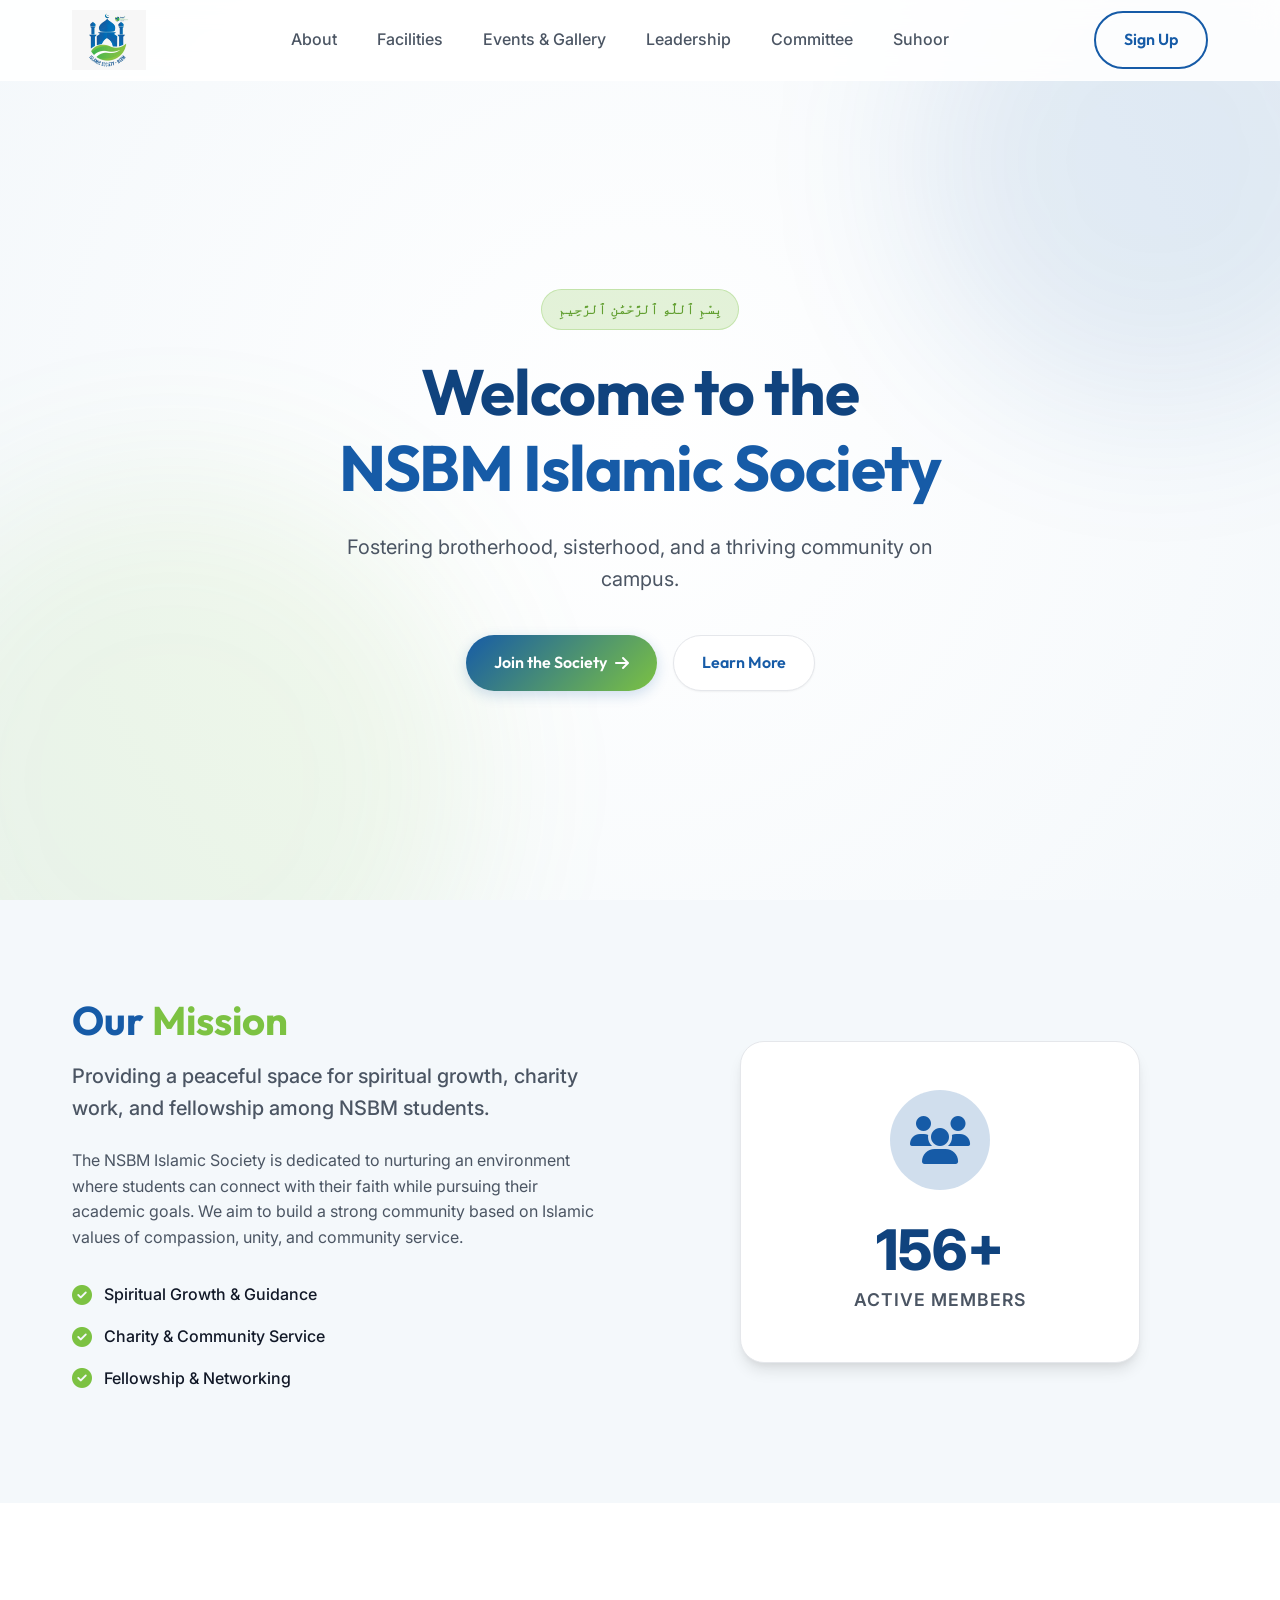
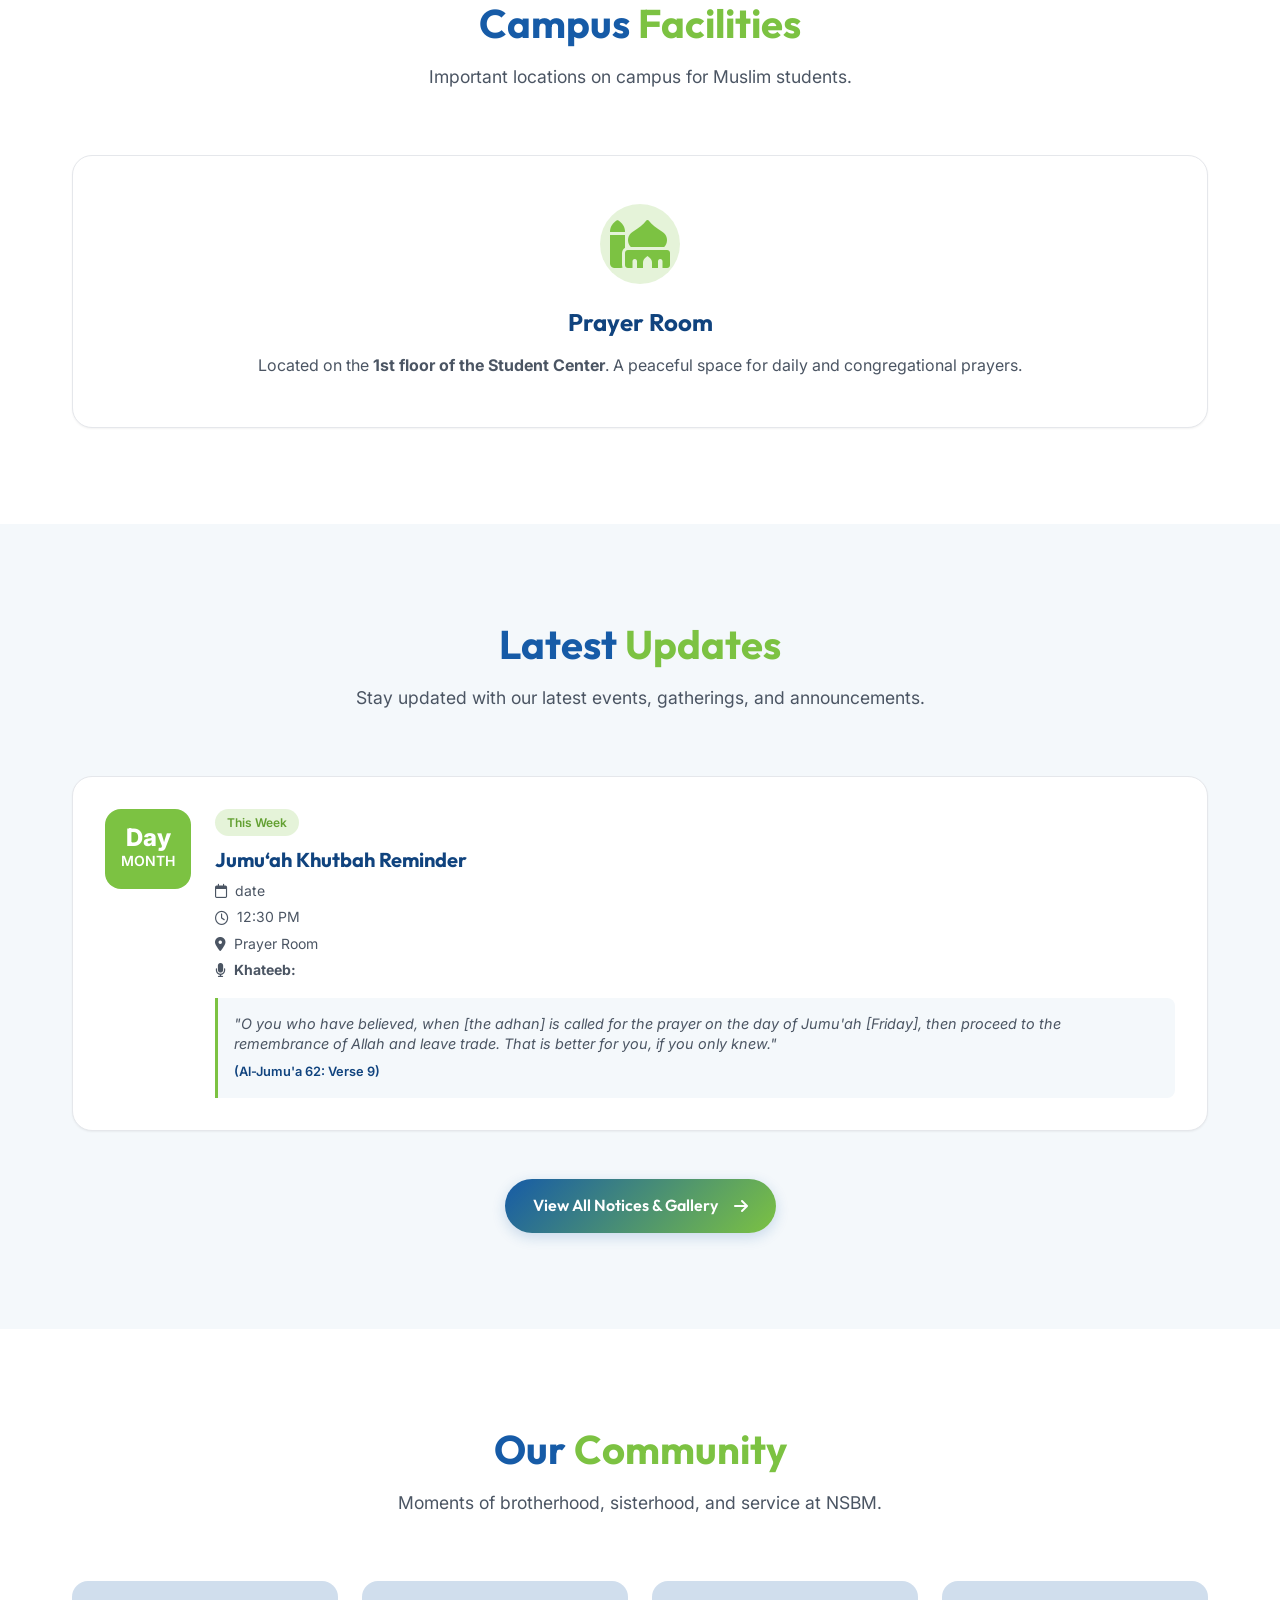
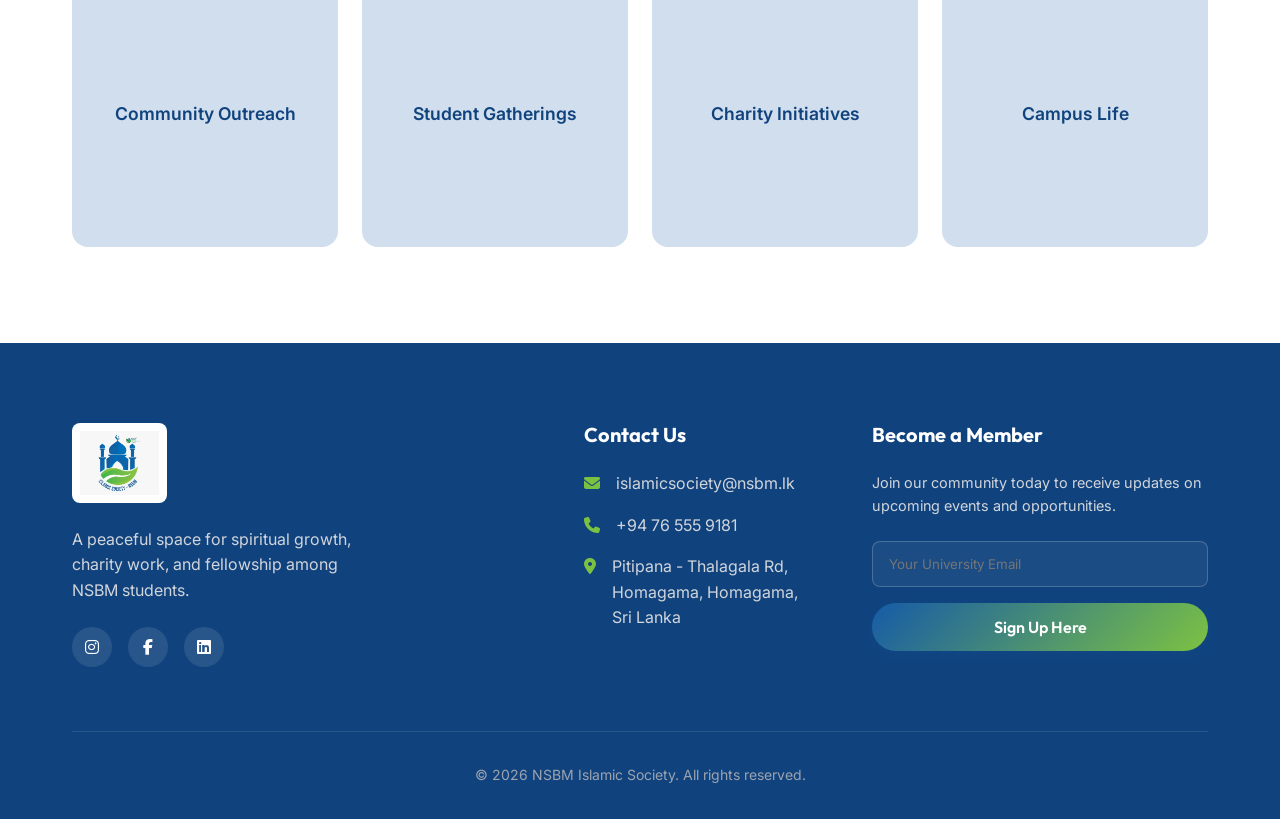
<file: index.html>
<!DOCTYPE html>
<html lang="en">

<head>
    <meta charset="UTF-8">
    <meta name="viewport" content="width=device-width, initial-scale=1.0">
    <title>NSBM Islamic Society</title>
    <meta name="description"
        content="The official NSBM Islamic Society website. A welcoming community for spiritual growth, charity work, and fellowship on campus.">
    <!-- Google Fonts -->
    <link rel="preconnect" href="https://fonts.googleapis.com">
    <link rel="preconnect" href="https://fonts.gstatic.com" crossorigin>
    <link
        href="https://fonts.googleapis.com/css2?family=Outfit:wght@400;500;700;800&family=Inter:wght@300;400;500;600&display=swap"
        rel="stylesheet">
    <!-- FontAwesome -->
    <link rel="stylesheet" href="https://cdnjs.cloudflare.com/ajax/libs/font-awesome/6.4.0/css/all.min.css">
    <!-- Custom CSS -->
    <link rel="stylesheet" href="styles.css">
</head>

<body>
    <!-- Navigation -->
    <nav id="navbar" class="glass-nav">
        <div class="container nav-content">
            <a href="#hero" class="logo">
                <img src="logo.png.jpeg" alt="NSBM IS Logo" class="nav-logo-img">
            </a>
            <ul class="nav-links">
                <li><a href="#about">About</a></li>
                <li><a href="#facilities">Facilities</a></li>
                <li><a href="events-gallery.html">Events & Gallery</a></li>
                <li><a href="leadership.html">Leadership</a></li>
                <li><a href="committee.html">Committee</a></li>
                <li><a href="suhoor.html">Suhoor</a></li>
            </ul>
            <a href="#contact" class="btn btn-outline nav-cta">Sign Up</a>
            <div class="menu-toggle"><i class="fa-solid fa-bars"></i></div>
        </div>
    </nav>

    <!-- 1. Hero Section -->
    <section id="hero" class="hero">
        <div class="hero-bg">
            <div class="blob blob-1"></div>
            <div class="blob blob-2"></div>
        </div>
        <div class="container hero-content reveal fade-up">
            <span class="badge">بِسْمِ ٱللَّٰهِ ٱلرَّحْمَٰنِ ٱلرَّحِيمِ</span>
            <h1 class="hero-title">Welcome to the <span>NSBM Islamic Society</span></h1>
            <p class="hero-subtitle">Fostering brotherhood, sisterhood, and a thriving community on campus.</p>
            <div class="hero-actions">
                <a href="#contact" class="btn btn-primary">Join the Society <i class="fa-solid fa-arrow-right"></i></a>
                <a href="#about" class="btn btn-secondary">Learn More</a>
            </div>
        </div>
    </section>

    <!-- 2. About Us -->
    <section id="about" class="about section-padding bg-alt">
        <div class="container">
            <div class="about-grid">
                <div class="about-text reveal fade-left">
                    <h2 class="section-title">Our <span>Mission</span></h2>
                    <p class="lead-text">Providing a peaceful space for spiritual growth, charity work, and fellowship
                        among NSBM students.</p>
                    <p>The NSBM Islamic Society is dedicated to nurturing an environment where students can connect with
                        their faith while pursuing their academic goals. We aim to build a strong community based on
                        Islamic values of compassion, unity, and community service.</p>
                    <ul class="feature-list">
                        <li><i class="fa-solid fa-check-circle"></i> Spiritual Growth & Guidance</li>
                        <li><i class="fa-solid fa-check-circle"></i> Charity & Community Service</li>
                        <li><i class="fa-solid fa-check-circle"></i> Fellowship & Networking</li>
                    </ul>
                </div>
                <div class="about-visual reveal fade-right">
                    <div class="floating-card">
                        <i class="fa-solid fa-users"></i>
                        <div>
                            <strong><span class="counter" data-target="250">0</span>+</strong>
                            <span class="label">Active Members</span>
                        </div>
                    </div>
                </div>
            </div>
        </div>
    </section>

    <!-- 3. Campus Facilities -->
    <section id="facilities" class="facilities section-padding">
        <div class="container">
            <div class="section-header reveal fade-up">
                <h2 class="section-title">Campus <span>Facilities</span></h2>
                <p>Important locations on campus for Muslim students.</p>
            </div>
            <div class="facilities-grid">
                <div class="facility-card reveal fade-up" style="transition-delay: 0.1s;">
                    <i class="fa-solid fa-mosque facility-icon"></i>
                    <h3>Prayer Room</h3>
                    <p>Located on the <strong>1st floor of the Student Center</strong>. A peaceful space for daily and
                        congregational prayers.</p>
                </div>

            </div>
        </div>
    </section>

    <!-- 4. Upcoming Events / Noticeboard -->
    <section id="noticeboard" class="noticeboard section-padding bg-alt">
        <div class="container">
            <div class="section-header reveal fade-up">
                <h2 class="section-title">Latest <span>Updates</span></h2>
                <p>Stay updated with our latest events, gatherings, and announcements.</p>
            </div>

            <div class="events-grid" id="home-notices-container">
                <!-- Notices will be dynamically loaded here by script.js -->
            </div>

            <div style="text-align: center; margin-top: 3rem;" class="reveal fade-up">
                <a href="events-gallery.html" class="btn btn-primary">View All Notices & Gallery <i class="fa-solid fa-arrow-right" style="margin-left: 0.5rem;"></i></a>
            </div>
        </div>
    </section>

    <!-- 5. Gallery -->
    <section id="gallery" class="gallery section-padding">
        <div class="container">
            <div class="section-header reveal fade-up">
                <h2 class="section-title">Our <span>Community</span></h2>
                <p>Moments of brotherhood, sisterhood, and service at NSBM.</p>
            </div>

            <div class="gallery-grid">
                <div class="gallery-item reveal zoom-in"
                    style="transition-delay: 0.1s; background: var(--brand-blue-glow); display: flex; align-items: center; justify-content: center; text-align: center; padding: 1rem;">
                    <span style="color: var(--brand-blue-dark); font-weight: 600; font-size: 1.1rem;">Community
                        Outreach</span>
                </div>
                <div class="gallery-item reveal zoom-in"
                    style="transition-delay: 0.2s; background: var(--brand-blue-glow); display: flex; align-items: center; justify-content: center; text-align: center; padding: 1rem;">
                    <span style="color: var(--brand-blue-dark); font-weight: 600; font-size: 1.1rem;">Student
                        Gatherings</span>
                </div>
                <div class="gallery-item reveal zoom-in"
                    style="transition-delay: 0.3s; background: var(--brand-blue-glow); display: flex; align-items: center; justify-content: center; text-align: center; padding: 1rem;">
                    <span style="color: var(--brand-blue-dark); font-weight: 600; font-size: 1.1rem;">Charity
                        Initiatives</span>
                </div>
                <div class="gallery-item reveal zoom-in"
                    style="transition-delay: 0.4s; background: var(--brand-blue-glow); display: flex; align-items: center; justify-content: center; text-align: center; padding: 1rem;">
                    <span style="color: var(--brand-blue-dark); font-weight: 600; font-size: 1.1rem;">Campus Life</span>
                </div>
            </div>
        </div>
    </section>

    <!-- 6. Contact & Connect -->
    <footer id="contact" class="footer">
        <div class="container">
            <div class="footer-grid">
                <div class="footer-info reveal fade-up">
                    <a href="#" class="footer-logo" style="display: inline-block;">
                        <img src="logo.png.jpeg" alt="NSBM IS Logo" class="footer-logo-img">
                    </a>
                    <p>A peaceful space for spiritual growth, charity work, and fellowship among NSBM students.</p>
                    <div class="social-links">
                        <a href="https://www.instagram.com/islamicsociety.nsbm?igsh=MXNlOHozNGV5YjlxdA=="
                            class="social-icon"><i class="fa-brands fa-instagram"></i></a>
                        <a href="https://www.facebook.com/NSBMIslamicSociety/" class="social-icon"><i
                                class="fa-brands fa-facebook-f"></i></a>
                        <a href="https://www.linkedin.com/company/nsbm-islamic-society/" class="social-icon"><i
                                class="fa-brands fa-linkedin"></i></a>
                    </div>
                </div>

                <div class="footer-contact reveal fade-up" style="transition-delay: 0.1s;">
                    <h3>Contact Us</h3>
                    <ul class="contact-list">
                        <li><i class="fa-solid fa-envelope"></i> <span>islamicsociety@nsbm.lk</span></li>
                        <li><i class="fa-solid fa-phone"></i><span>+94 76 555 9181</span></li>
                        <li><i class="fa-solid fa-location-dot"></i> <span>Pitipana - Thalagala Rd, Homagama, Homagama,
                                Sri Lanka</span></li>
                    </ul>
                </div>

                <div class="footer-signup reveal fade-up" style="transition-delay: 0.2s;">
                    <h3>Become a Member</h3>
                    <p>Join our community today to receive updates on upcoming events and opportunities.</p>
                    <form class="signup-form" action="#" method="POST">
                        <input type="email" name="email" placeholder="Your University Email" pattern=".*@students\.nsbm\.ac\.lk$" title="Please enter your valid university email address." required>

                        <button type="submit" class="btn btn-primary btn-block">Sign Up Here</button>
                    </form>
                </div>
            </div>
            <div class="footer-bottom">
                <p>&copy; 2026 NSBM Islamic Society. All rights reserved.</p>
            </div>
        </div>
    </footer>

    <!-- Custom JS -->
    <script src="notices.js"></script>
    <script src="script.js"></script>
</body>

</html>
</file>
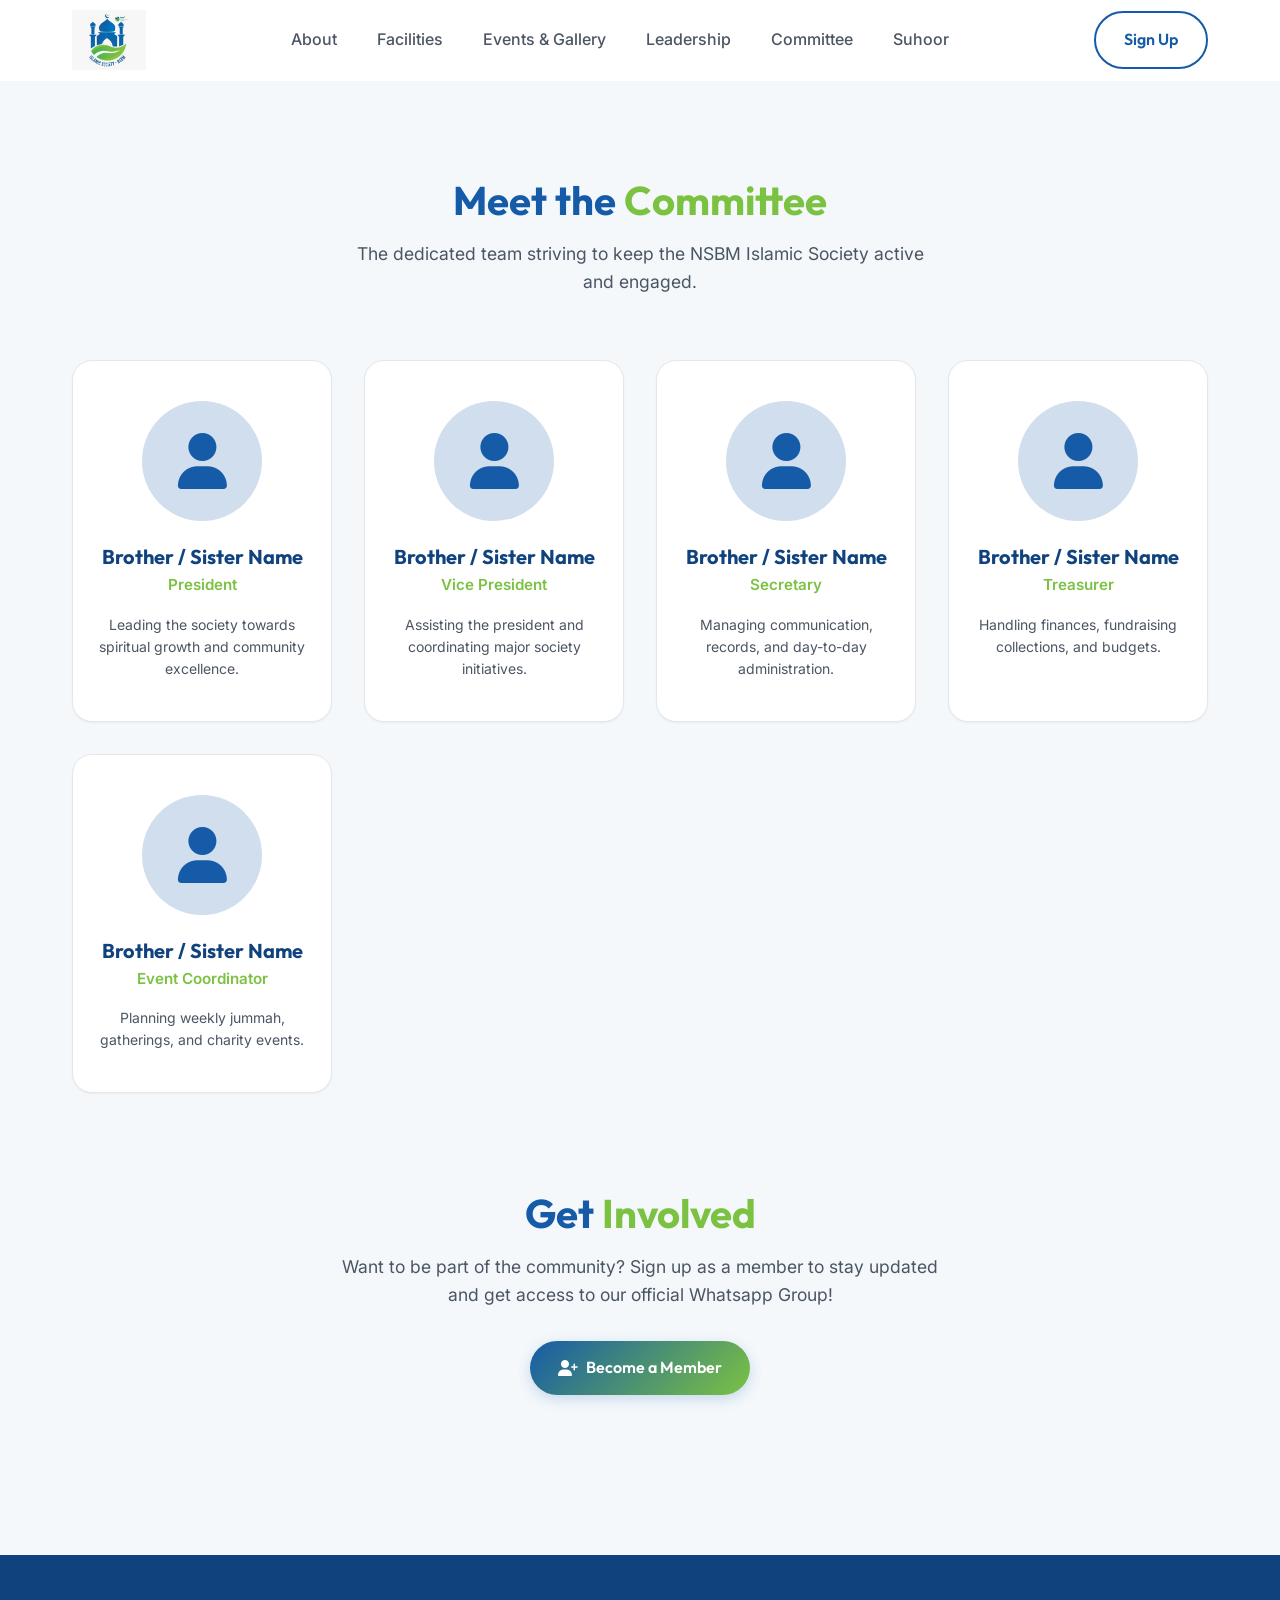
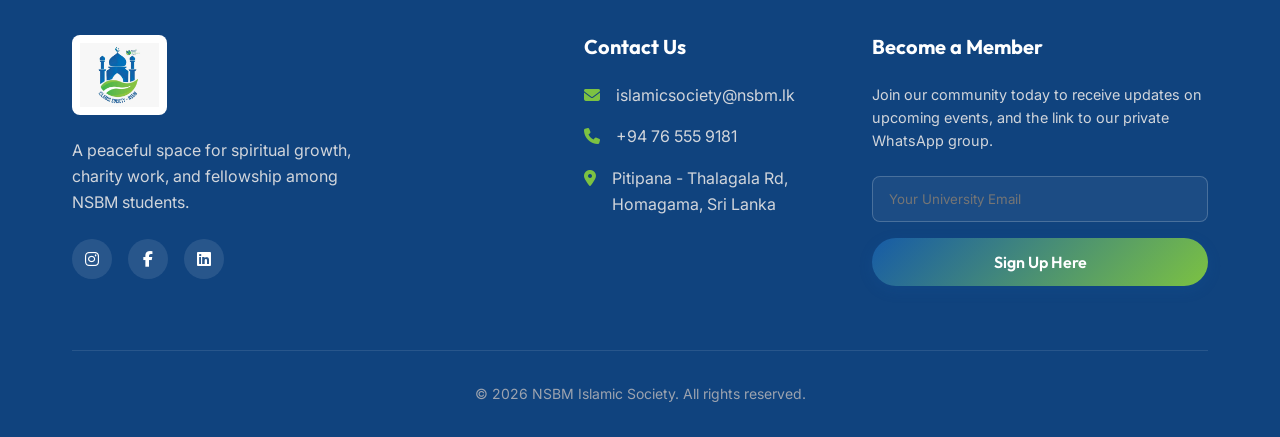
<file: committee.html>
<!DOCTYPE html>
<html lang="en">

<head>
    <meta charset="UTF-8">
    <meta name="viewport" content="width=device-width, initial-scale=1.0">
    <title>Committee | NSBM Islamic Society</title>
    <meta name="description"
        content="Meet the committee members of the NSBM Islamic Society. Join our team and get involved.">
    <!-- Google Fonts -->
    <link rel="preconnect" href="https://fonts.googleapis.com">
    <link rel="preconnect" href="https://fonts.gstatic.com" crossorigin>
    <link
        href="https://fonts.googleapis.com/css2?family=Outfit:wght@400;500;700;800&family=Inter:wght@300;400;500;600&display=swap"
        rel="stylesheet">
    <!-- FontAwesome -->
    <link rel="stylesheet" href="https://cdnjs.cloudflare.com/ajax/libs/font-awesome/6.4.0/css/all.min.css">
    <!-- Custom CSS -->
    <link rel="stylesheet" href="styles.css">
</head>

<body>
    <!-- Navigation -->
    <nav id="navbar" class="glass-nav">
        <div class="container nav-content">
            <a href="index.html" class="logo">
                <img src="logo.png.jpeg" alt="NSBM IS Logo" class="nav-logo-img">
            </a>
            <ul class="nav-links">
                <li><a href="index.html#about">About</a></li>
                <li><a href="index.html#facilities">Facilities</a></li>
                <li><a href="events-gallery.html">Events & Gallery</a></li>
                <li><a href="leadership.html">Leadership</a></li>
                <li><a href="committee.html" class="active">Committee</a></li>
                <li><a href="suhoor.html">Suhoor</a></li>
            </ul>
            <a href="index.html#contact" class="btn btn-outline nav-cta">Sign Up</a>
            <div class="menu-toggle"><i class="fa-solid fa-bars"></i></div>
        </div>
    </nav>

    <!-- Page Header -->
    <section class="section-padding bg-alt" style="margin-top: 80px; min-height: 70vh;">
        <div class="container">
            <div class="section-header reveal fade-up">
                <h2 class="section-title">Meet the <span>Committee</span></h2>
                <p>The dedicated team striving to keep the NSBM Islamic Society active and engaged.</p>
            </div>

            <div class="committee-grid">
                <!-- Committee Member 1 -->
                <div class="profile-card reveal fade-up" style="transition-delay: 0.1s;">
                    <div class="profile-img-placeholder">
                        <i class="fa-solid fa-user"></i>
                    </div>
                    <h3>Brother / Sister Name</h3>
                    <span class="role">President</span>
                    <p class="member-desc">Leading the society towards spiritual growth and community excellence.</p>
                </div>
                <!-- Committee Member 2 -->
                <div class="profile-card reveal fade-up" style="transition-delay: 0.2s;">
                    <div class="profile-img-placeholder">
                        <i class="fa-solid fa-user"></i>
                    </div>
                    <h3>Brother / Sister Name</h3>
                    <span class="role">Vice President</span>
                    <p class="member-desc">Assisting the president and coordinating major society initiatives.</p>
                </div>
                <!-- Committee Member 3 -->
                <div class="profile-card reveal fade-up" style="transition-delay: 0.3s;">
                    <div class="profile-img-placeholder">
                        <i class="fa-solid fa-user"></i>
                    </div>
                    <h3>Brother / Sister Name</h3>
                    <span class="role">Secretary</span>
                    <p class="member-desc">Managing communication, records, and day-to-day administration.</p>
                </div>
                <!-- Committee Member 4 -->
                <div class="profile-card reveal fade-up" style="transition-delay: 0.4s;">
                    <div class="profile-img-placeholder">
                        <i class="fa-solid fa-user"></i>
                    </div>
                    <h3>Brother / Sister Name</h3>
                    <span class="role">Treasurer</span>
                    <p class="member-desc">Handling finances, fundraising collections, and budgets.</p>
                </div>
                <!-- Committee Member 5 -->
                <div class="profile-card reveal fade-up" style="transition-delay: 0.5s;">
                    <div class="profile-img-placeholder">
                        <i class="fa-solid fa-user"></i>
                    </div>
                    <h3>Brother / Sister Name</h3>
                    <span class="role">Event Coordinator</span>
                    <p class="member-desc">Planning weekly jummah, gatherings, and charity events.</p>
                </div>
            </div>

            <!-- Get Involved Section -->
            <div class="section-header reveal fade-up" style="margin-top: 6rem;">
                <h2 class="section-title">Get <span>Involved</span></h2>
                <p>Want to be part of the community? Sign up as a member to stay updated and get access to our official
                    Whatsapp Group!</p>
                <div style="margin-top: 2rem;">
                    <a href="#contact" class="btn btn-primary"><i class="fa-solid fa-user-plus"></i> Become a Member</a>
                </div>
            </div>
        </div>
    </section>

    <!-- Contact & Connect -->
    <footer id="contact" class="footer">
        <div class="container">
            <div class="footer-grid">
                <div class="footer-info reveal fade-up">
                    <a href="index.html" class="footer-logo" style="display: inline-block;">
                        <img src="logo.png.jpeg" alt="NSBM IS Logo" class="footer-logo-img">
                    </a>
                    <p>A peaceful space for spiritual growth, charity work, and fellowship among NSBM students.</p>
                    <div class="social-links">
                        <a href="https://www.instagram.com/islamicsociety.nsbm?igsh=MXNlOHozNGV5YjlxdA=="
                            class="social-icon"><i class="fa-brands fa-instagram"></i></a>
                        <a href="https://www.facebook.com/NSBMIslamicSociety/" class="social-icon"><i
                                class="fa-brands fa-facebook-f"></i></a>
                        <a href="https://www.linkedin.com/company/nsbm-islamic-society/" class="social-icon"><i
                                class="fa-brands fa-linkedin"></i></a>
                    </div>
                </div>

                <div class="footer-contact reveal fade-up" style="transition-delay: 0.1s;">
                    <h3>Contact Us</h3>
                    <ul class="contact-list">
                        <li><i class="fa-solid fa-envelope"></i> <span>islamicsociety@nsbm.lk</span></li>
                        <li><i class="fa-solid fa-phone"></i><span>+94 76 555 9181</span></li>
                        <li><i class="fa-solid fa-location-dot"></i> <span>Pitipana - Thalagala Rd, Homagama, Sri
                                Lanka</span></li>
                    </ul>
                </div>

                <div class="footer-signup reveal fade-up" style="transition-delay: 0.2s;">
                    <h3>Become a Member</h3>
                    <p>Join our community today to receive updates on upcoming events, and the link to our private
                        WhatsApp group.</p>
                    <form class="signup-form" action="#" method="POST">
                        <input type="email" name="email" placeholder="Your University Email" pattern=".*@students\.nsbm\.ac\.lk$" title="Please enter your valid university email address." required>
                        <button type="submit" class="btn btn-primary btn-block">Sign Up Here</button>
                    </form>
                </div>
            </div>
            <div class="footer-bottom">
                <p>&copy; 2026 NSBM Islamic Society. All rights reserved.</p>
            </div>
        </div>
    </footer>

    <!-- Custom JS -->
    <script src="script.js"></script>
</body>

</html>
</file>
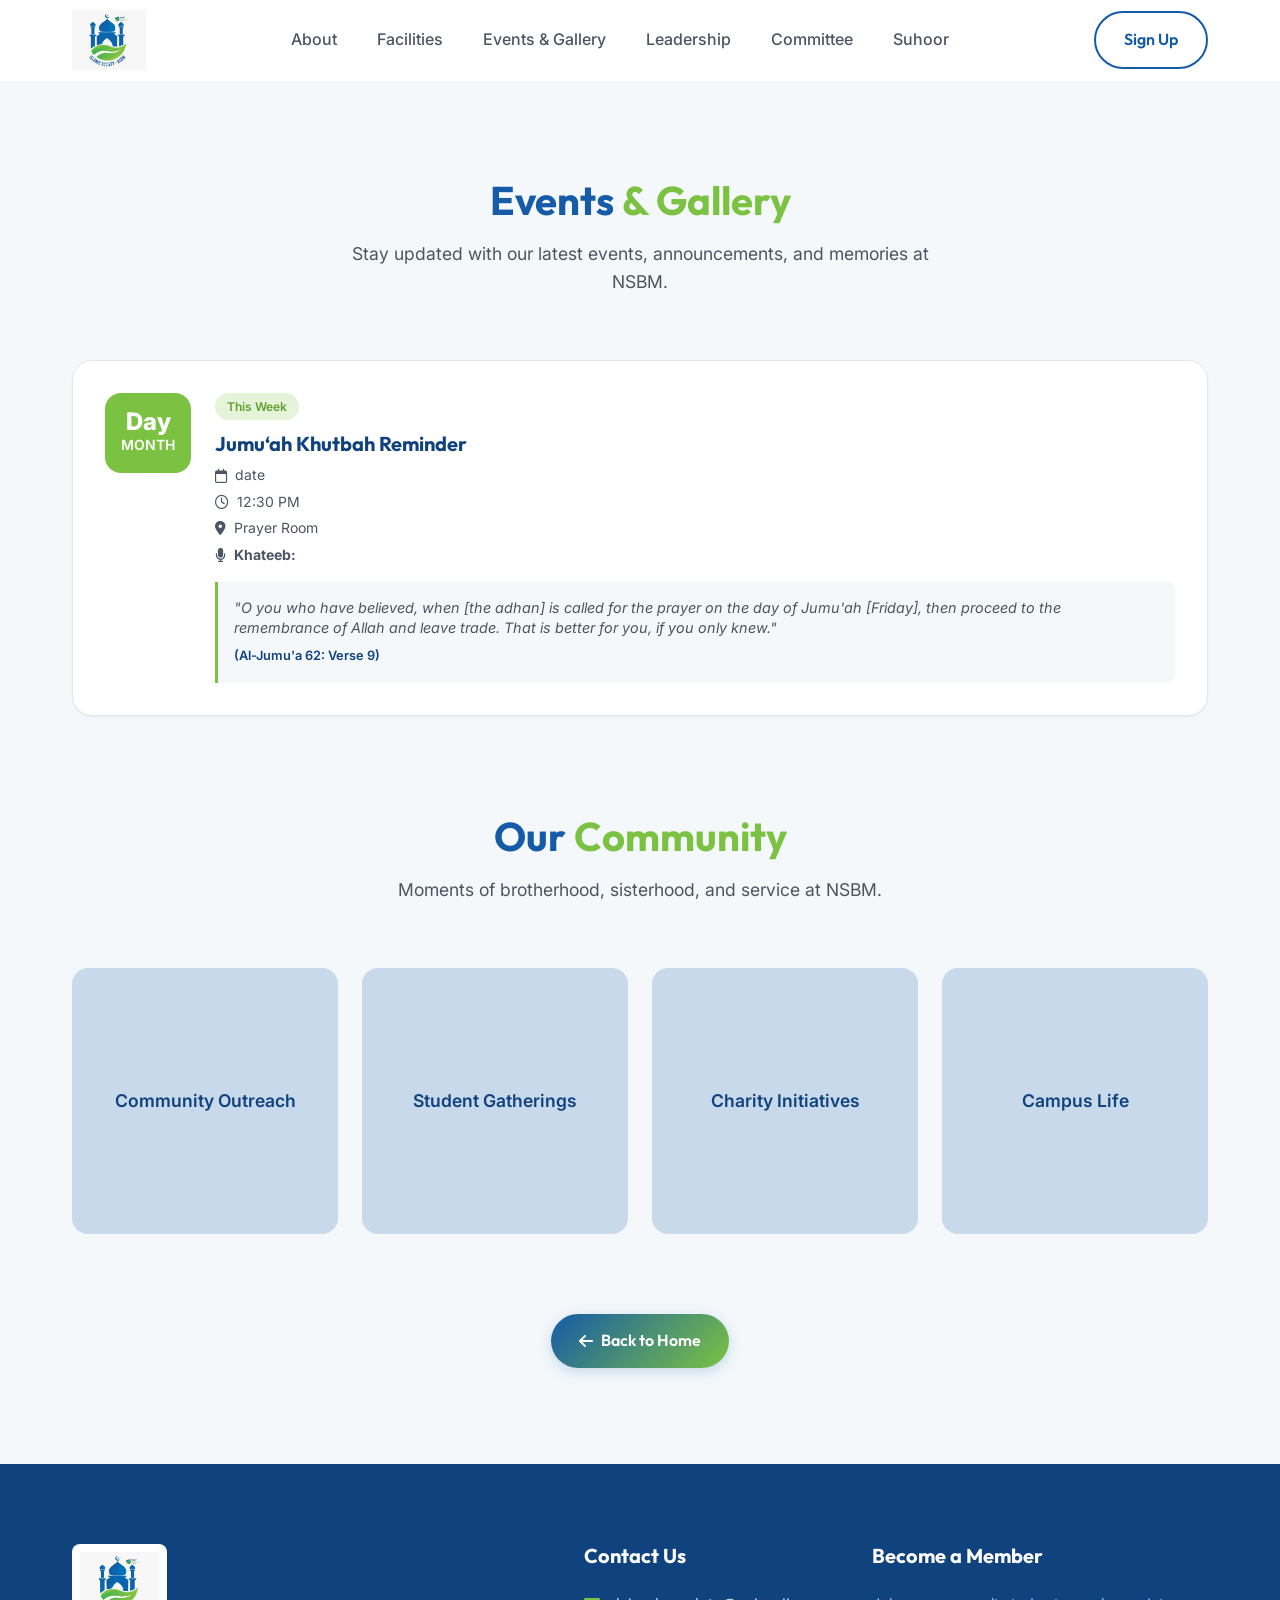
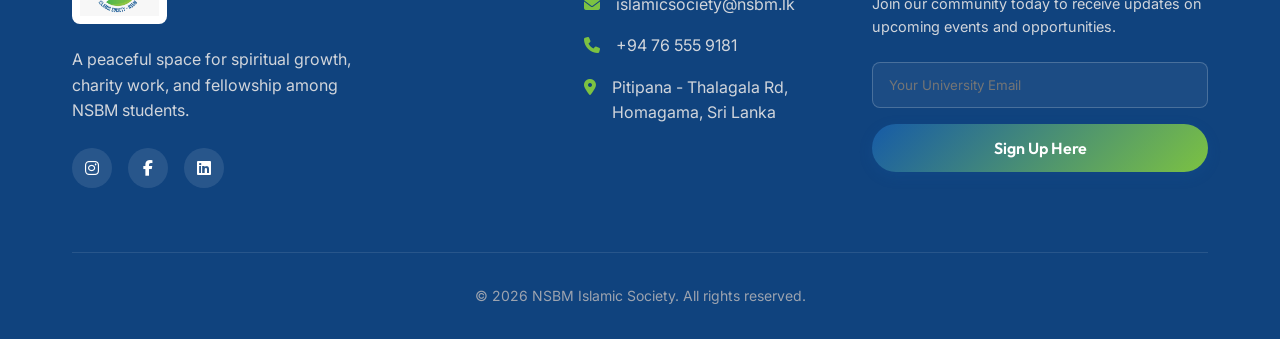
<file: events-gallery.html>
<!DOCTYPE html>
<html lang="en">

<head>
    <meta charset="UTF-8">
    <meta name="viewport" content="width=device-width, initial-scale=1.0">
    <title>Noticeboard | NSBM Islamic Society</title>
    <meta name="description" content="Stay updated with the latest events, gatherings, and announcements from the NSBM Islamic Society.">
    <!-- Google Fonts -->
    <link rel="preconnect" href="https://fonts.googleapis.com">
    <link rel="preconnect" href="https://fonts.gstatic.com" crossorigin>
    <link
        href="https://fonts.googleapis.com/css2?family=Outfit:wght@400;500;700;800&family=Inter:wght@300;400;500;600&display=swap"
        rel="stylesheet">
    <!-- FontAwesome -->
    <link rel="stylesheet" href="https://cdnjs.cloudflare.com/ajax/libs/font-awesome/6.4.0/css/all.min.css">
    <!-- Custom CSS -->
    <link rel="stylesheet" href="styles.css">
</head>

<body>
    <!-- Navigation -->
    <nav id="navbar" class="glass-nav">
        <div class="container nav-content">
            <a href="index.html" class="logo">
                <img src="logo.png.jpeg" alt="NSBM IS Logo" class="nav-logo-img">
            </a>
            <ul class="nav-links">
                <li><a href="index.html#about">About</a></li>
                <li><a href="index.html#facilities">Facilities</a></li>
                <li><a href="events-gallery.html" class="active">Events & Gallery</a></li>
                <li><a href="leadership.html">Leadership</a></li>
                <li><a href="committee.html">Committee</a></li>
                <li><a href="suhoor.html">Suhoor</a></li>
            </ul>
            <a href="index.html#contact" class="btn btn-outline nav-cta">Sign Up</a>
            <div class="menu-toggle"><i class="fa-solid fa-bars"></i></div>
        </div>
    </nav>

    <!-- Page Header & Noticeboard -->
    <section class="section-padding bg-alt" style="margin-top: 80px; min-height: 70vh;">
        <div class="container">
            <div class="section-header reveal fade-up">
                <h2 class="section-title">Events <span>& Gallery</span></h2>
                <p>Stay updated with our latest events, announcements, and memories at NSBM.</p>
            </div>

            <div class="events-grid" id="page-notices-container" style="margin-bottom: 2rem;">
                <!-- Notices will be dynamically loaded here by script.js -->
            </div>
            
            <div class="section-header reveal fade-up" style="margin-top: 6rem;">
                <h2 class="section-title">Our <span>Community</span></h2>
                <p>Moments of brotherhood, sisterhood, and service at NSBM.</p>
            </div>
            
            <div class="gallery-grid">
                <div class="gallery-item reveal zoom-in"
                    style="transition-delay: 0.1s; background: var(--brand-blue-glow); display: flex; align-items: center; justify-content: center; text-align: center; padding: 1rem;">
                    <span style="color: var(--brand-blue-dark); font-weight: 600; font-size: 1.1rem;">Community Outreach</span>
                </div>
                <div class="gallery-item reveal zoom-in"
                    style="transition-delay: 0.2s; background: var(--brand-blue-glow); display: flex; align-items: center; justify-content: center; text-align: center; padding: 1rem;">
                    <span style="color: var(--brand-blue-dark); font-weight: 600; font-size: 1.1rem;">Student Gatherings</span>
                </div>
                <div class="gallery-item reveal zoom-in"
                    style="transition-delay: 0.3s; background: var(--brand-blue-glow); display: flex; align-items: center; justify-content: center; text-align: center; padding: 1rem;">
                    <span style="color: var(--brand-blue-dark); font-weight: 600; font-size: 1.1rem;">Charity Initiatives</span>
                </div>
                <div class="gallery-item reveal zoom-in"
                    style="transition-delay: 0.4s; background: var(--brand-blue-glow); display: flex; align-items: center; justify-content: center; text-align: center; padding: 1rem;">
                    <span style="color: var(--brand-blue-dark); font-weight: 600; font-size: 1.1rem;">Campus Life</span>
                </div>
            </div>

            <div style="text-align: center; margin-top: 5rem;" class="reveal fade-up" style="transition-delay: 0.4s;">
                <a href="index.html" class="btn btn-primary"><i class="fa-solid fa-arrow-left"></i> Back to Home</a>
            </div>
        </div>
    </section>

    <!-- Contact & Connect -->
    <footer id="contact" class="footer">
        <div class="container">
            <div class="footer-grid">
                <div class="footer-info reveal fade-up">
                    <a href="index.html" class="footer-logo" style="display: inline-block;">
                        <img src="logo.png.jpeg" alt="NSBM IS Logo" class="footer-logo-img">
                    </a>
                    <p>A peaceful space for spiritual growth, charity work, and fellowship among NSBM students.</p>
                    <div class="social-links">
                        <a href="https://www.instagram.com/islamicsociety.nsbm?igsh=MXNlOHozNGV5YjlxdA=="
                            class="social-icon"><i class="fa-brands fa-instagram"></i></a>
                        <a href="https://www.facebook.com/NSBMIslamicSociety/" class="social-icon"><i
                                class="fa-brands fa-facebook-f"></i></a>
                        <a href="https://www.linkedin.com/company/nsbm-islamic-society/" class="social-icon"><i
                                class="fa-brands fa-linkedin"></i></a>
                    </div>
                </div>

                <div class="footer-contact reveal fade-up" style="transition-delay: 0.1s;">
                    <h3>Contact Us</h3>
                    <ul class="contact-list">
                        <li><i class="fa-solid fa-envelope"></i> <span>islamicsociety@nsbm.lk</span></li>
                        <li><i class="fa-solid fa-phone"></i><span>+94 76 555 9181</span></li>
                        <li><i class="fa-solid fa-location-dot"></i> <span>Pitipana - Thalagala Rd, Homagama, Sri Lanka</span></li>
                    </ul>
                </div>

                <div class="footer-signup reveal fade-up" style="transition-delay: 0.2s;">
                    <h3>Become a Member</h3>
                    <p>Join our community today to receive updates on upcoming events and opportunities.</p>
                    <form class="signup-form" action="#" method="POST">
                        <input type="email" name="email" placeholder="Your University Email" pattern=".*@students\.nsbm\.ac\.lk$" title="Please enter your valid university email address." required>
                        <button type="submit" class="btn btn-primary btn-block">Sign Up Here</button>
                    </form>
                </div>
            </div>
            <div class="footer-bottom">
                <p>&copy; 2026 NSBM Islamic Society. All rights reserved.</p>
            </div>
        </div>
    </footer>

    <!-- Custom JS -->
    <script src="notices.js"></script>
    <script src="script.js"></script>
</body>

</html>
</file>
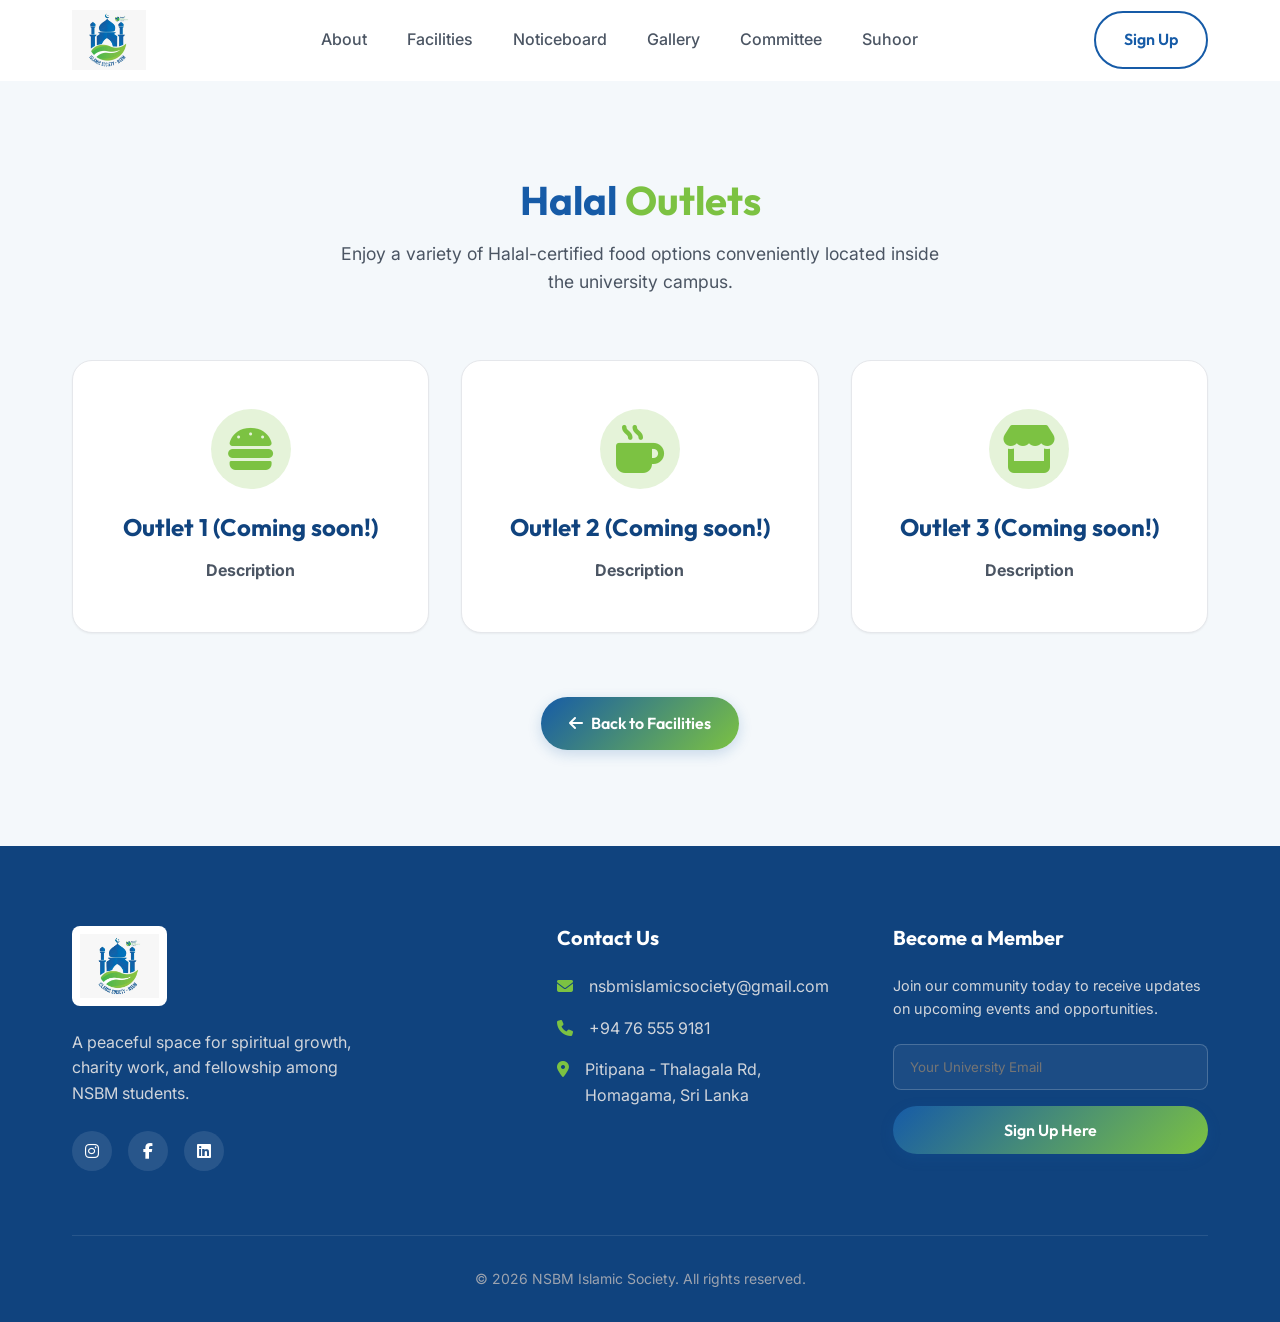
<file: halal-outlets.html>
<!DOCTYPE html>
<html lang="en">

<head>
    <meta charset="UTF-8">
    <meta name="viewport" content="width=device-width, initial-scale=1.0">
    <title>Halal Outlets | NSBM Islamic Society</title>
    <meta name="description" content="List of available Halal food outlets at the NSBM university campus.">
    <!-- Google Fonts -->
    <link rel="preconnect" href="https://fonts.googleapis.com">
    <link rel="preconnect" href="https://fonts.gstatic.com" crossorigin>
    <link
        href="https://fonts.googleapis.com/css2?family=Outfit:wght@400;500;700;800&family=Inter:wght@300;400;500;600&display=swap"
        rel="stylesheet">
    <!-- FontAwesome -->
    <link rel="stylesheet" href="https://cdnjs.cloudflare.com/ajax/libs/font-awesome/6.4.0/css/all.min.css">
    <!-- Custom CSS -->
    <link rel="stylesheet" href="styles.css">
</head>

<body>
    <!-- Navigation -->
    <nav id="navbar" class="glass-nav">
        <div class="container nav-content">
            <a href="index.html" class="logo">
                <img src="logo.png.jpeg" alt="NSBM IS Logo" class="nav-logo-img">
            </a>
            <ul class="nav-links">
                <li><a href="index.html#about">About</a></li>
                <li><a href="index.html#facilities">Facilities</a></li>
                <li><a href="noticeboard.html">Noticeboard</a></li>
                <li><a href="index.html#gallery">Gallery</a></li>
                <li><a href="committee.html">Committee</a></li>
                <li><a href="suhoor.html">Suhoor</a></li>
            </ul>
            <a href="index.html#contact" class="btn btn-outline nav-cta">Sign Up</a>
            <div class="menu-toggle"><i class="fa-solid fa-bars"></i></div>
        </div>
    </nav>

    <!-- Page Header -->
    <section class="section-padding bg-alt" style="margin-top: 80px; min-height: 70vh;">
        <div class="container">
            <div class="section-header reveal fade-up">
                <h2 class="section-title">Halal <span>Outlets</span></h2>
                <p>Enjoy a variety of Halal-certified food options conveniently located inside the university campus.
                </p>
            </div>

            <div class="facilities-grid">
                <!-- Outlet 1 -->
                <div class="facility-card reveal fade-up" style="transition-delay: 0.1s;">
                    <i class="fa-solid fa-burger facility-icon"></i>
                    <h3>Outlet 1 (Coming soon!)</h3>
                    <p><strong>Description</strong></p>
                </div>
                <!-- Outlet 2 -->
                <div class="facility-card reveal fade-up" style="transition-delay: 0.2s;">
                    <i class="fa-solid fa-mug-hot facility-icon"></i>
                    <h3>Outlet 2 (Coming soon!)</h3>
                    <p><strong>Description</strong></p>
                </div>
                <!-- Outlet 3 -->
                <div class="facility-card reveal fade-up" style="transition-delay: 0.3s;">
                    <i class="fa-solid fa-store facility-icon"></i>
                    <h3>Outlet 3 (Coming soon!)</h3>
                    <p><strong>Description</strong></p>
                </div>
            </div>

            <div style="text-align: center; margin-top: 4rem;" class="reveal fade-up" style="transition-delay: 0.4s;">
                <a href="index.html#facilities" class="btn btn-primary"><i class="fa-solid fa-arrow-left"></i> Back to
                    Facilities</a>
            </div>
        </div>
    </section>

    <!-- Contact & Connect -->
    <footer id="contact" class="footer">
        <div class="container">
            <div class="footer-grid">
                <div class="footer-info reveal fade-up">
                    <a href="index.html" class="footer-logo" style="display: inline-block;">
                        <img src="logo.png.jpeg" alt="NSBM IS Logo" class="footer-logo-img">
                    </a>
                    <p>A peaceful space for spiritual growth, charity work, and fellowship among NSBM students.</p>
                    <div class="social-links">
                        <a href="https://www.instagram.com/islamicsociety.nsbm?igsh=MXNlOHozNGV5YjlxdA=="
                            class="social-icon"><i class="fa-brands fa-instagram"></i></a>
                        <a href="https://www.facebook.com/NSBMIslamicSociety/" class="social-icon"><i
                                class="fa-brands fa-facebook-f"></i></a>
                        <a href="https://www.linkedin.com/company/nsbm-islamic-society/" class="social-icon"><i
                                class="fa-brands fa-linkedin"></i></a>
                    </div>
                </div>

                <div class="footer-contact reveal fade-up" style="transition-delay: 0.1s;">
                    <h3>Contact Us</h3>
                    <ul class="contact-list">
                        <li><i class="fa-solid fa-envelope"></i> <span>nsbmislamicsociety@gmail.com</span></li>
                        <li><i class="fa-solid fa-phone"></i><span>+94 76 555 9181</span></li>
                        <li><i class="fa-solid fa-location-dot"></i> <span>Pitipana - Thalagala Rd, Homagama, Sri
                                Lanka</span></li>
                    </ul>
                </div>

                <div class="footer-signup reveal fade-up" style="transition-delay: 0.2s;">
                    <h3>Become a Member</h3>
                    <p>Join our community today to receive updates on upcoming events and opportunities.</p>
                    <form class="signup-form" action="#" method="POST">
                        <input type="email" name="email" placeholder="Your University Email" pattern=".*@students\.nsbm\.ac\.lk$" title="Please enter your valid university email address." required>
                        <button type="submit" class="btn btn-primary btn-block">Sign Up Here</button>
                    </form>
                </div>
            </div>
            <div class="footer-bottom">
                <p>&copy; 2026 NSBM Islamic Society. All rights reserved.</p>
            </div>
        </div>
    </footer>

    <!-- Custom JS -->
    <script src="script.js"></script>
</body>

</html>
</file>
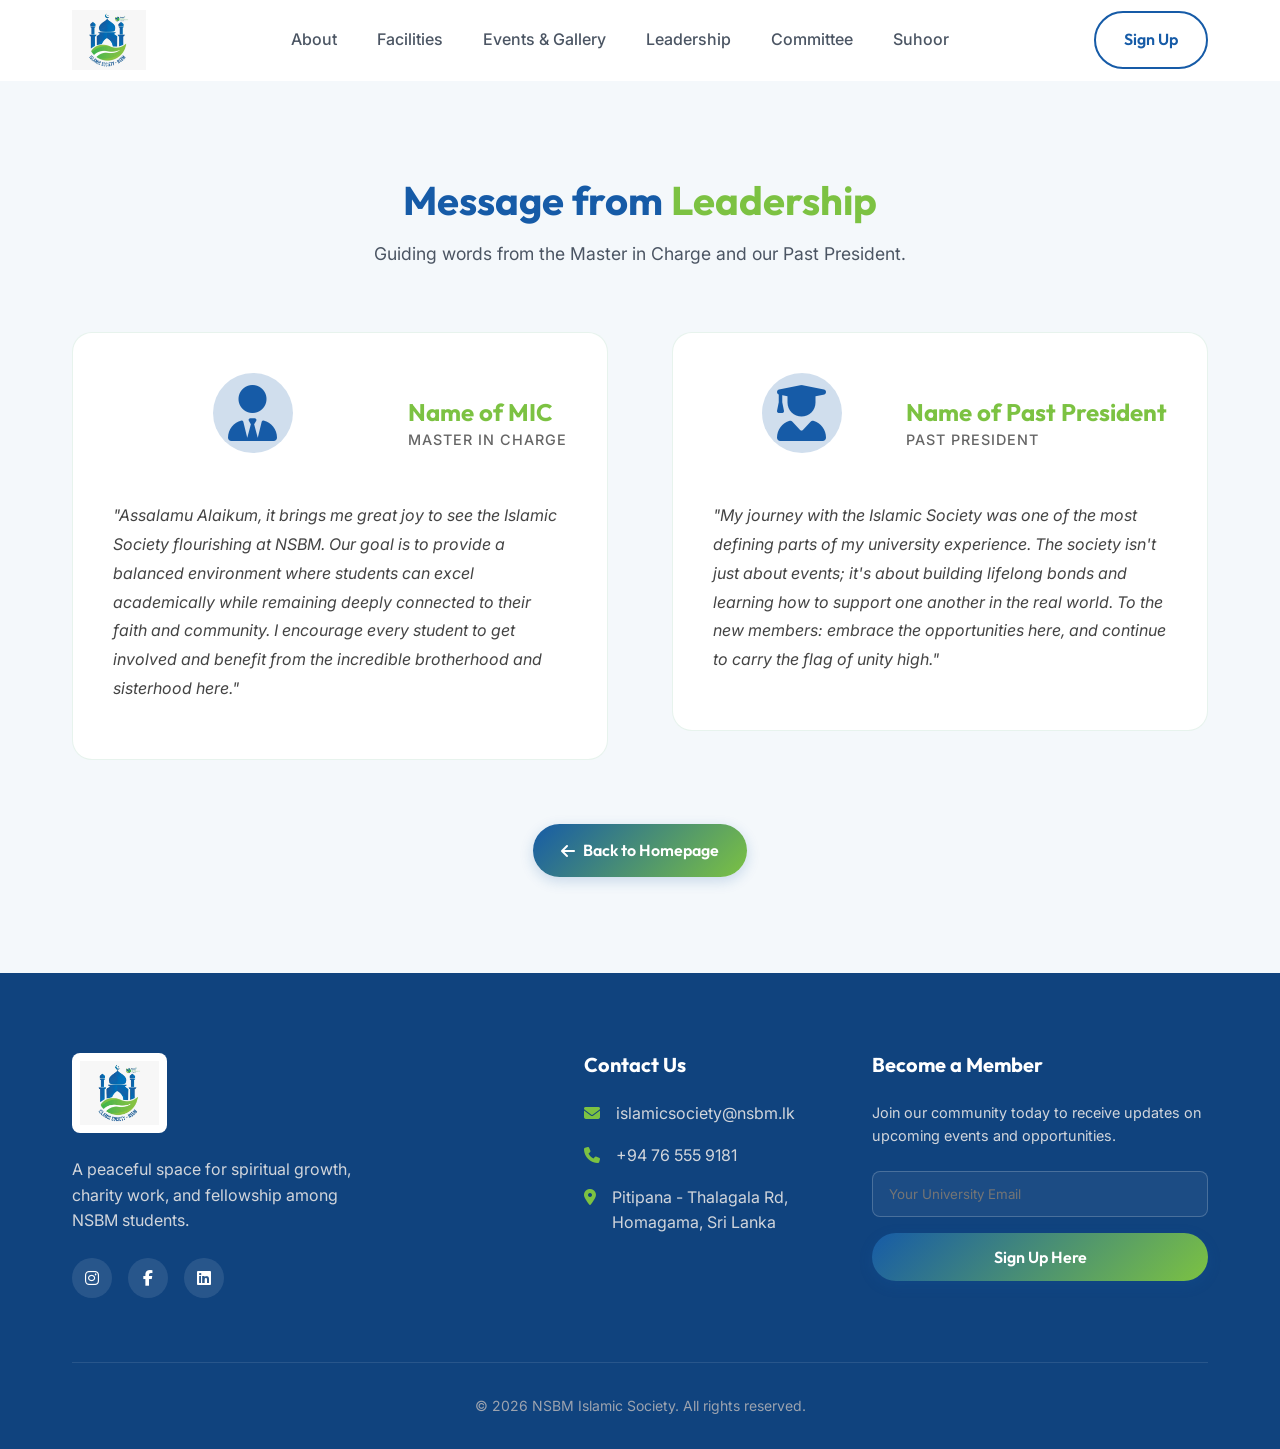
<file: leadership.html>
<!DOCTYPE html>
<html lang="en">

<head>
    <meta charset="UTF-8">
    <meta name="viewport" content="width=device-width, initial-scale=1.0">
    <title>Leadership | NSBM Islamic Society</title>
    <meta name="description" content="Messages from the Master In Charge (MIC) and the Past President.">
    <!-- Google Fonts -->
    <link rel="preconnect" href="https://fonts.googleapis.com">
    <link rel="preconnect" href="https://fonts.gstatic.com" crossorigin>
    <link href="https://fonts.googleapis.com/css2?family=Outfit:wght@400;500;700;800&family=Inter:wght@300;400;500;600&display=swap" rel="stylesheet">
    <!-- FontAwesome -->
    <link rel="stylesheet" href="https://cdnjs.cloudflare.com/ajax/libs/font-awesome/6.4.0/css/all.min.css">
    <!-- Custom CSS -->
    <link rel="stylesheet" href="styles.css">
</head>

<body>
    <!-- Navigation -->
    <nav id="navbar" class="glass-nav">
        <div class="container nav-content">
            <a href="index.html" class="logo">
                <img src="logo.png.jpeg" alt="NSBM IS Logo" class="nav-logo-img">
            </a>
            <ul class="nav-links">
                <li><a href="index.html#about">About</a></li>
                <li><a href="index.html#facilities">Facilities</a></li>
                <li><a href="events-gallery.html">Events & Gallery</a></li>
                <li><a href="leadership.html" class="active">Leadership</a></li>
                <li><a href="committee.html">Committee</a></li>
                <li><a href="suhoor.html">Suhoor</a></li>
            </ul>
            <a href="index.html#contact" class="btn btn-outline nav-cta">Sign Up</a>
            <div class="menu-toggle"><i class="fa-solid fa-bars"></i></div>
        </div>
    </nav>

    <!-- Page Header -->
    <section class="section-padding bg-alt" style="margin-top: 80px; min-height: 70vh;">
        <div class="container">
            <div class="section-header reveal fade-up">
                <h2 class="section-title">Message from <span>Leadership</span></h2>
                <p>Guiding words from the Master in Charge and our Past President.</p>
            </div>

            <div class="about-grid" style="align-items: start; margin-top: 3rem;">
                
                <!-- Master In Charge Message -->
                <div class="about-text reveal fade-left" style="background: white; padding: 2.5rem; border-radius: 20px; box-shadow: var(--card-shadow); border: 1px solid rgba(25, 135, 84, 0.1);">
                    <div style="display: flex; align-items: center; margin-bottom: 1.5rem; gap: 1rem;">
                        <div class="profile-img-placeholder" style="width: 80px; height: 80px; min-width: 80px;">
                            <i class="fa-solid fa-user-tie"></i>
                        </div>
                        <div>
                            <h3 style="color: var(--brand-green); font-family: var(--font-heading); font-size: 1.5rem; margin-bottom: 0;">Name of MIC</h3>
                            <span class="role" style="font-size: 0.9rem; color: #666; font-weight: 500; text-transform: uppercase; letter-spacing: 1px;">Master in Charge</span>
                        </div>
                    </div>
                    <p style="font-style: italic; color: #444; line-height: 1.8; margin-bottom: 1rem;">
                        "Assalamu Alaikum, it brings me great joy to see the Islamic Society flourishing at NSBM. Our goal is to provide a balanced environment where students can excel academically while remaining deeply connected to their faith and community. I encourage every student to get involved and benefit from the incredible brotherhood and sisterhood here."
                    </p>
                </div>

                <!-- Past President Message -->
                <div class="about-visual reveal fade-right" style="background: white; padding: 2.5rem; border-radius: 20px; box-shadow: var(--card-shadow); border: 1px solid rgba(25, 135, 84, 0.1);">
                    <div style="display: flex; align-items: center; margin-bottom: 1.5rem; gap: 1rem;">
                        <div class="profile-img-placeholder" style="width: 80px; height: 80px; min-width: 80px;">
                            <i class="fa-solid fa-user-graduate"></i>
                        </div>
                        <div>
                            <h3 style="color: var(--brand-green); font-family: var(--font-heading); font-size: 1.5rem; margin-bottom: 0;">Name of Past President</h3>
                            <span class="role" style="font-size: 0.9rem; color: #666; font-weight: 500; text-transform: uppercase; letter-spacing: 1px;">Past President</span>
                        </div>
                    </div>
                    <p style="font-style: italic; color: #444; line-height: 1.8; margin-bottom: 1rem;">
                        "My journey with the Islamic Society was one of the most defining parts of my university experience. The society isn't just about events; it's about building lifelong bonds and learning how to support one another in the real world. To the new members: embrace the opportunities here, and continue to carry the flag of unity high."
                    </p>
                </div>

            </div>

            <div style="text-align: center; margin-top: 4rem;" class="reveal fade-up">
                <a href="index.html" class="btn btn-primary"><i class="fa-solid fa-arrow-left"></i> Back to Homepage</a>
            </div>
        </div>
    </section>

    <!-- Contact & Connect -->
    <footer id="contact" class="footer">
        <div class="container">
            <div class="footer-grid">
                <div class="footer-info reveal fade-up">
                    <a href="index.html" class="footer-logo" style="display: inline-block;">
                        <img src="logo.png.jpeg" alt="NSBM IS Logo" class="footer-logo-img">
                    </a>
                    <p>A peaceful space for spiritual growth, charity work, and fellowship among NSBM students.</p>
                    <div class="social-links">
                        <a href="https://www.instagram.com/islamicsociety.nsbm?igsh=MXNlOHozNGV5YjlxdA==" class="social-icon"><i class="fa-brands fa-instagram"></i></a>
                        <a href="https://www.facebook.com/NSBMIslamicSociety/" class="social-icon"><i class="fa-brands fa-facebook-f"></i></a>
                        <a href="https://www.linkedin.com/company/nsbm-islamic-society/" class="social-icon"><i class="fa-brands fa-linkedin"></i></a>
                    </div>
                </div>

                <div class="footer-contact reveal fade-up" style="transition-delay: 0.1s;">
                    <h3>Contact Us</h3>
                    <ul class="contact-list">
                        <li><i class="fa-solid fa-envelope"></i> <span>islamicsociety@nsbm.lk</span></li>
                        <li><i class="fa-solid fa-phone"></i><span>+94 76 555 9181</span></li>
                        <li><i class="fa-solid fa-location-dot"></i> <span>Pitipana - Thalagala Rd, Homagama, Sri Lanka</span></li>
                    </ul>
                </div>

                <div class="footer-signup reveal fade-up" style="transition-delay: 0.2s;">
                    <h3>Become a Member</h3>
                    <p>Join our community today to receive updates on upcoming events and opportunities.</p>
                    <form class="signup-form" action="#" method="POST">
                        <input type="email" name="email" placeholder="Your University Email" pattern=".*@students\.nsbm\.ac\.lk$" title="Please enter your valid university email address." required>
                        <button type="submit" class="btn btn-primary btn-block">Sign Up Here</button>
                    </form>
                </div>
            </div>
            <div class="footer-bottom">
                <p>&copy; 2026 NSBM Islamic Society. All rights reserved.</p>
            </div>
        </div>
    </footer>

    <!-- Custom JS -->
    <script src="script.js"></script>
</body>
</html>
</file>
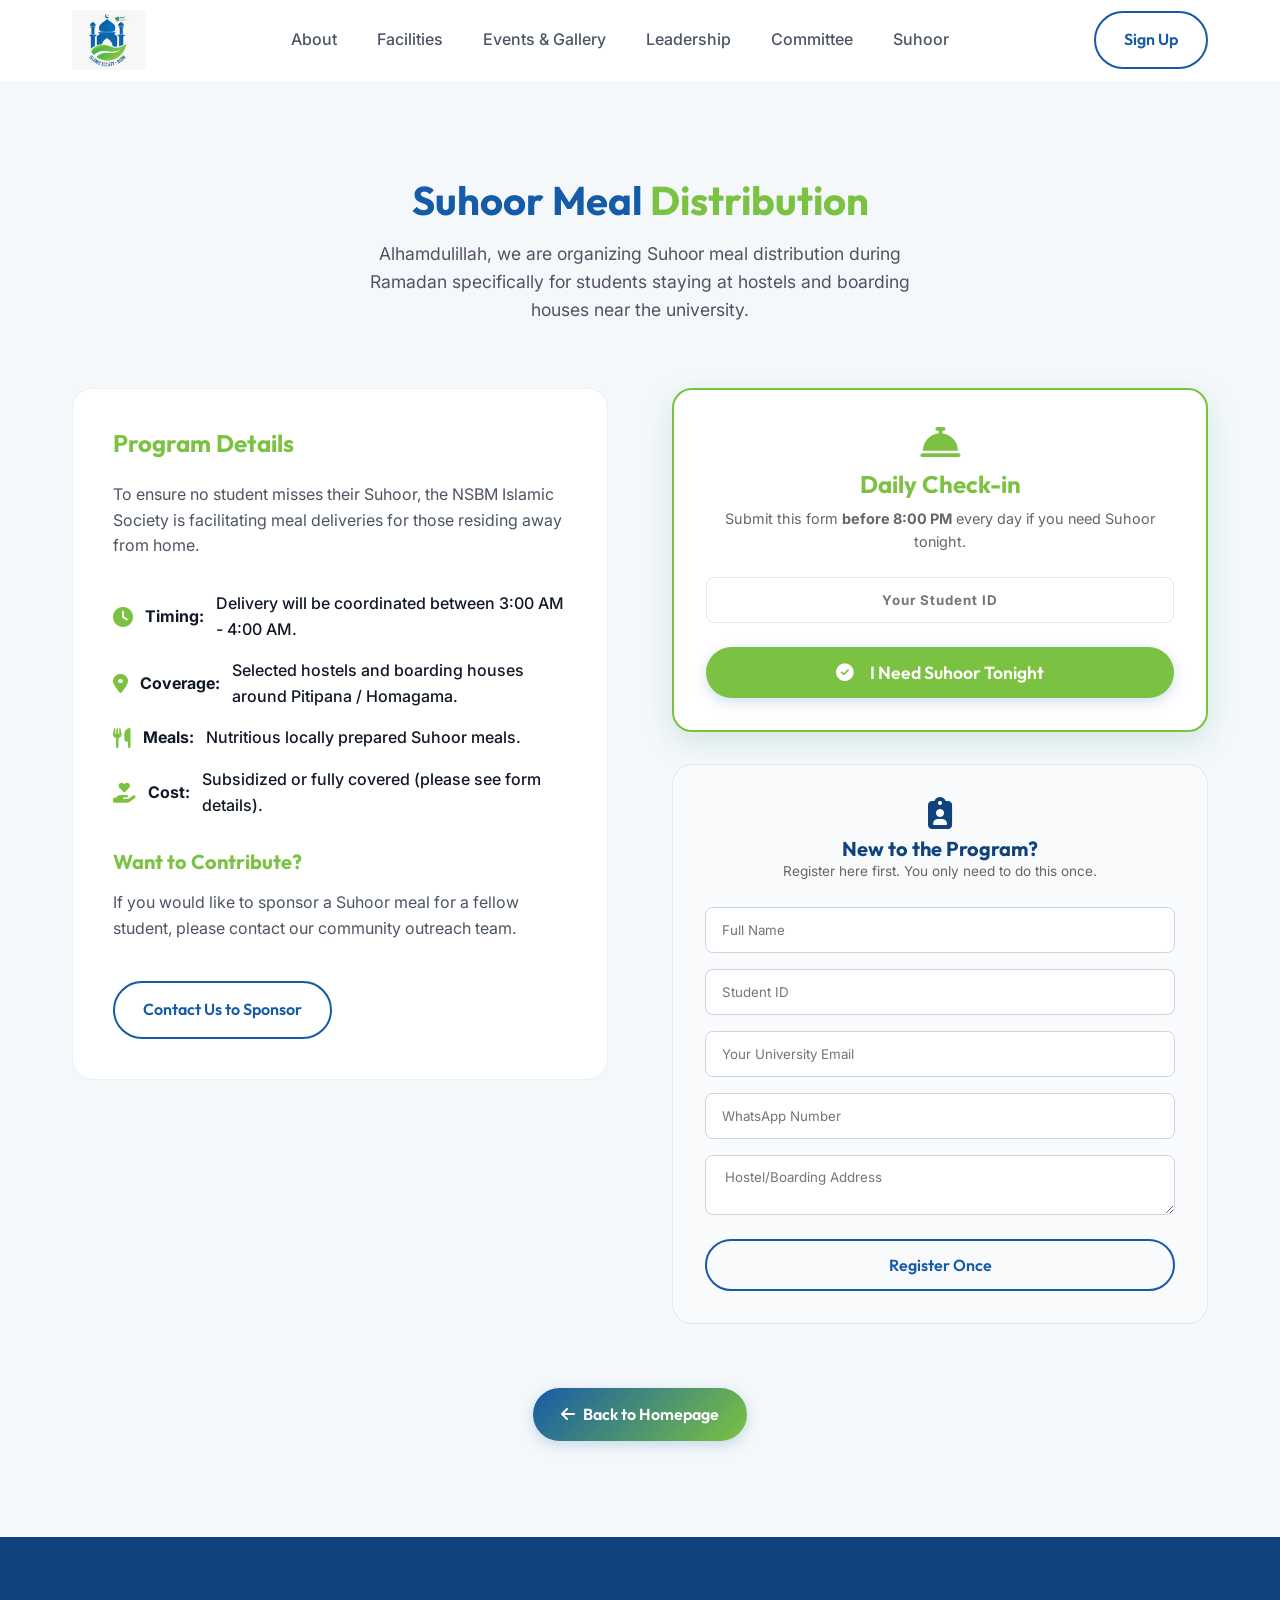
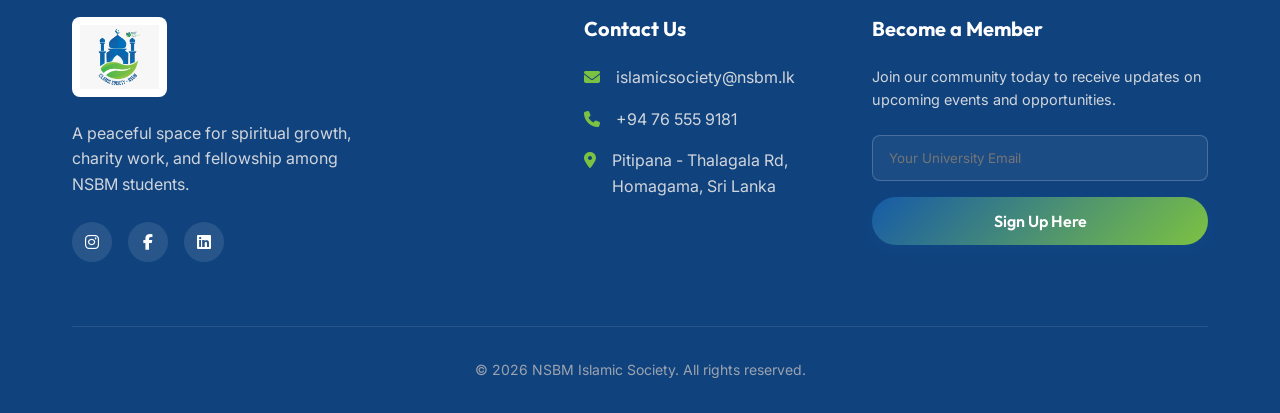
<file: suhoor.html>
<!DOCTYPE html>
<html lang="en">

<head>
    <meta charset="UTF-8">
    <meta name="viewport" content="width=device-width, initial-scale=1.0">
    <title>Suhoor Meal Distribution | NSBM Islamic Society</title>
    <meta name="description" content="Suhoor meal distribution details and registration for NSBM students staying at hostels and boarding houses.">
    <!-- Google Fonts -->
    <link rel="preconnect" href="https://fonts.googleapis.com">
    <link rel="preconnect" href="https://fonts.gstatic.com" crossorigin>
    <link
        href="https://fonts.googleapis.com/css2?family=Outfit:wght@400;500;700;800&family=Inter:wght@300;400;500;600&display=swap"
        rel="stylesheet">
    <!-- FontAwesome -->
    <link rel="stylesheet" href="https://cdnjs.cloudflare.com/ajax/libs/font-awesome/6.4.0/css/all.min.css">
    <!-- Custom CSS -->
    <link rel="stylesheet" href="styles.css">
</head>

<body>
    <!-- Navigation -->
    <nav id="navbar" class="glass-nav">
        <div class="container nav-content">
            <a href="index.html" class="logo">
                <img src="logo.png.jpeg" alt="NSBM IS Logo" class="nav-logo-img">
            </a>
            <ul class="nav-links">
                <li><a href="index.html#about">About</a></li>
                <li><a href="index.html#facilities">Facilities</a></li>
                <li><a href="events-gallery.html">Events & Gallery</a></li>
                <li><a href="leadership.html">Leadership</a></li>
                <li><a href="committee.html">Committee</a></li>
                <li><a href="suhoor.html" class="active">Suhoor</a></li>
            </ul>
            <a href="index.html#contact" class="btn btn-outline nav-cta">Sign Up</a>
            <div class="menu-toggle"><i class="fa-solid fa-bars"></i></div>
        </div>
    </nav>

    <!-- Page Header -->
    <section class="section-padding bg-alt" style="margin-top: 80px; min-height: 70vh;">
        <div class="container">
            <div class="section-header reveal fade-up">
                <h2 class="section-title">Suhoor Meal <span>Distribution</span></h2>
                <p>Alhamdulillah, we are organizing Suhoor meal distribution during Ramadan specifically for students staying at hostels and boarding houses near the university.</p>
            </div>

            <div class="about-grid" style="align-items: start; margin-top: 3rem;">
                <!-- Information -->
                <div class="about-text reveal fade-left" style="background: white; padding: 2.5rem; border-radius: 20px; box-shadow: var(--card-shadow); border: 1px solid rgba(25, 135, 84, 0.1);">
                    <h3 style="color: var(--brand-green); font-family: var(--font-heading); font-size: 1.5rem; margin-bottom: 1.5rem;">Program Details</h3>
                    <p style="margin-bottom: 1.5rem;">To ensure no student misses their Suhoor, the NSBM Islamic Society is facilitating meal deliveries for those residing away from home.</p>
                    
                    <ul class="feature-list" style="margin-bottom: 2rem;">
                        <li><i class="fa-solid fa-clock"></i> <strong>Timing:</strong> Delivery will be coordinated between 3:00 AM - 4:00 AM.</li>
                        <li><i class="fa-solid fa-location-dot"></i> <strong>Coverage:</strong> Selected hostels and boarding houses around Pitipana / Homagama.</li>
                        <li><i class="fa-solid fa-utensils"></i> <strong>Meals:</strong> Nutritious locally prepared Suhoor meals.</li>
                        <li><i class="fa-solid fa-hand-holding-heart"></i> <strong>Cost:</strong> Subsidized or fully covered (please see form details).</li>
                    </ul>

                    <h3 style="color: var(--brand-green); font-family: var(--font-heading); font-size: 1.25rem; margin-bottom: 1rem;">Want to Contribute?</h3>
                    <p>If you would like to sponsor a Suhoor meal for a fellow student, please contact our community outreach team.</p>
                    <a href="index.html#contact" class="btn btn-outline" style="margin-top: 1rem;">Contact Us to Sponsor</a>
                </div>

                <!-- Daily Check-in & Registration Forms -->
                <div class="about-visual reveal fade-right" style="display: flex; flex-direction: column; gap: 2rem;">
                    
                    <!-- Daily Check-in Form -->
                    <div style="background: white; padding: 2rem; border-radius: 20px; box-shadow: 0 10px 30px rgba(25, 135, 84, 0.15); border: 2px solid var(--brand-green);">
                        <div style="text-align: center; margin-bottom: 1.5rem;">
                            <i class="fa-solid fa-bell-concierge" style="font-size: 2.5rem; color: var(--brand-green); margin-bottom: 0.5rem;"></i>
                            <h3 style="font-family: var(--font-heading); font-size: 1.5rem; color: var(--brand-green);">Daily Check-in</h3>
                            <p style="font-size: 0.9rem; color: #666; margin-top: 0.5rem;">Submit this form <strong>before 8:00 PM</strong> every day if you need Suhoor tonight.</p>
                        </div>
                        
                        <form class="signup-form" style="display: flex; flex-direction: column; gap: 1rem;" action="#" method="POST">
                            <input type="text" name="checkin_id" placeholder="Your Student ID" required style="width: 100%; border: 1px solid #e2e8f0; text-align: center; font-weight: bold; letter-spacing: 1px; color: var(--text-main);">
                            <button type="submit" class="btn btn-primary btn-block" style="margin-top: 0.5rem; background: var(--brand-green); font-size: 1.1rem;"><i class="fa-solid fa-check-circle" style="margin-right: 0.5rem;"></i> I Need Suhoor Tonight</button>
                        </form>
                    </div>

                    <!-- One-time Registration -->
                    <div style="background: #f8fafc; padding: 2rem; border-radius: 20px; border: 1px solid #e2e8f0;">
                        <div style="text-align: center; margin-bottom: 1.5rem;">
                            <i class="fa-solid fa-clipboard-user" style="font-size: 2rem; color: var(--brand-blue-dark); margin-bottom: 0.5rem;"></i>
                            <h3 style="font-family: var(--font-heading); font-size: 1.25rem;">New to the Program?</h3>
                            <p style="font-size: 0.85rem; color: #666;">Register here first. You only need to do this once.</p>
                        </div>
                        
                        <form class="signup-form" style="display: flex; flex-direction: column; gap: 1rem;" action="#" method="POST">
                            <input type="text" name="name" placeholder="Full Name" required style="width: 100%; border: 1px solid #cbd5e1; background: white; color: var(--text-main);">
                            <input type="text" name="student_id" placeholder="Student ID" required style="width: 100%; border: 1px solid #cbd5e1; background: white; color: var(--text-main);">
                            <input type="email" name="nsbm_email" placeholder="Your University Email" pattern=".*@students\.nsbm\.ac\.lk$" title="Please enter your valid university email address." required style="width: 100%; border: 1px solid #cbd5e1; background: white; color: var(--text-main);">
                            <input type="text" name="phone" placeholder="WhatsApp Number" required style="width: 100%; border: 1px solid #cbd5e1; background: white; color: var(--text-main);">
                            <textarea name="address" placeholder="Hostel/Boarding Address" rows="2" required style="width: 100%; padding: 0.8rem 1.2rem; border-radius: 8px; border: 1px solid #cbd5e1; background: white; font-family: var(--font-body); color: var(--text-main);"></textarea>
                            <button type="submit" class="btn btn-outline btn-block" style="margin-top: 0.5rem;">Register Once</button>
                        </form>
                    </div>

                </div>
            </div>

            <div style="text-align: center; margin-top: 4rem;" class="reveal fade-up">
                <a href="index.html" class="btn btn-primary"><i class="fa-solid fa-arrow-left"></i> Back to Homepage</a>
            </div>
        </div>
    </section>

    <!-- Contact & Connect -->
    <footer id="contact" class="footer">
        <div class="container">
            <div class="footer-grid">
                <div class="footer-info reveal fade-up">
                    <a href="index.html" class="footer-logo" style="display: inline-block;">
                        <img src="logo.png.jpeg" alt="NSBM IS Logo" class="footer-logo-img">
                    </a>
                    <p>A peaceful space for spiritual growth, charity work, and fellowship among NSBM students.</p>
                    <div class="social-links">
                        <a href="https://www.instagram.com/islamicsociety.nsbm?igsh=MXNlOHozNGV5YjlxdA=="
                            class="social-icon"><i class="fa-brands fa-instagram"></i></a>
                        <a href="https://www.facebook.com/NSBMIslamicSociety/" class="social-icon"><i
                                class="fa-brands fa-facebook-f"></i></a>
                        <a href="https://www.linkedin.com/company/nsbm-islamic-society/" class="social-icon"><i
                                class="fa-brands fa-linkedin"></i></a>
                    </div>
                </div>

                <div class="footer-contact reveal fade-up" style="transition-delay: 0.1s;">
                    <h3>Contact Us</h3>
                    <ul class="contact-list">
                        <li><i class="fa-solid fa-envelope"></i> <span>islamicsociety@nsbm.lk</span></li>
                        <li><i class="fa-solid fa-phone"></i><span>+94 76 555 9181</span></li>
                        <li><i class="fa-solid fa-location-dot"></i> <span>Pitipana - Thalagala Rd, Homagama, Sri
                                Lanka</span></li>
                    </ul>
                </div>

                <div class="footer-signup reveal fade-up" style="transition-delay: 0.2s;">
                    <h3>Become a Member</h3>
                    <p>Join our community today to receive updates on upcoming events and opportunities.</p>
                    <form class="signup-form" action="#" method="POST">
                        <input type="email" name="email" placeholder="Your University Email" pattern=".*@students\.nsbm\.ac\.lk$" title="Please enter your valid university email address." required>
                        <button type="submit" class="btn btn-primary btn-block">Sign Up Here</button>
                    </form>
                </div>
            </div>
            <div class="footer-bottom">
                <p>&copy; 2026 NSBM Islamic Society. All rights reserved.</p>
            </div>
        </div>
    </footer>

    <!-- Custom JS -->
    <script src="script.js"></script>
</body>

</html>
</file>
<file: styles.css>
/* Base Variables - NSBM IS Branding */
:root {
    --brand-blue: #165ba7;
    /* Blue from Mosque & Text */
    --brand-blue-dark: #10437e;
    --brand-blue-light: #2b78ce;
    --brand-blue-glow: rgba(22, 91, 167, 0.2);

    --brand-green: #7cc242;
    /* Green from Leaf */
    --brand-green-dark: #63a032;
    --brand-green-glow: rgba(124, 194, 66, 0.2);

    --bg-main: #ffffff;
    --bg-alt: #f4f8fb;
    /* Slight blue tint for alt bg */
    --text-main: #111827;
    --text-muted: #4b5563;
    --border-color: #e5e7eb;

    --font-heading: 'Outfit', sans-serif;
    --font-body: 'Inter', sans-serif;

    --shadow-sm: 0 1px 2px 0 rgba(0, 0, 0, 0.05);
    --shadow-md: 0 4px 6px -1px rgba(0, 0, 0, 0.1), 0 2px 4px -1px rgba(0, 0, 0, 0.06);
    --shadow-lg: 0 10px 15px -3px rgba(0, 0, 0, 0.1), 0 4px 6px -2px rgba(0, 0, 0, 0.05);

    --transition: all 0.3s cubic-bezier(0.4, 0, 0.2, 1);
}

/* Reset & Global */
* {
    margin: 0;
    padding: 0;
    box-sizing: border-box;
}

html {
    scroll-behavior: smooth;
    scroll-padding-top: 80px;
}

body {
    font-family: var(--font-body);
    color: var(--text-main);
    background-color: var(--bg-main);
    line-height: 1.6;
    overflow-x: hidden;
}

h1,
h2,
h3,
h4,
h5,
h6 {
    font-family: var(--font-heading);
    font-weight: 700;
    line-height: 1.2;
    color: var(--brand-blue-dark);
    /* Using dark blue for headings */
}

a {
    text-decoration: none;
    color: inherit;
}

ul {
    list-style: none;
}

.container {
    max-width: 1200px;
    margin: 0 auto;
    padding: 0 2rem;
}

.section-padding {
    padding: 6rem 0;
}

.bg-alt {
    background-color: var(--bg-alt);
}

.section-title {
    font-size: 2.5rem;
    margin-bottom: 1rem;
    position: relative;
    display: inline-block;
    color: var(--brand-blue);
}

.section-title span {
    color: var(--brand-green);
}

.section-header {
    text-align: center;
    margin-bottom: 4rem;
    max-width: 600px;
    margin-left: auto;
    margin-right: auto;
}

.section-header p {
    color: var(--text-muted);
    font-size: 1.1rem;
}

/* Logos */
.nav-logo-img {
    height: 60px;
    width: auto;
    max-height: 100%;
}

.footer-logo-img {
    height: 80px;
    width: auto;
    margin-bottom: 1rem;
    background-color: white;
    /* Contrast against dark footer if logo is transparent and dark */
    padding: 0.5rem;
    border-radius: 8px;
}

/* Buttons */
.btn {
    display: inline-flex;
    align-items: center;
    justify-content: center;
    gap: 0.5rem;
    padding: 0.875rem 1.75rem;
    border-radius: 50px;
    font-weight: 600;
    font-family: var(--font-heading);
    transition: var(--transition);
    cursor: pointer;
    border: none;
    font-size: 1rem;
}

.btn-primary {
    background: linear-gradient(135deg, var(--brand-blue), var(--brand-green));
    color: white;
    box-shadow: 0 4px 14px 0 var(--brand-blue-glow);
}

.btn-primary:hover {
    background: linear-gradient(135deg, var(--brand-blue-dark), var(--brand-green-dark));
    transform: translateY(-2px);
    box-shadow: 0 6px 20px rgba(22, 91, 167, 0.4);
}

.btn-secondary {
    background-color: white;
    color: var(--brand-blue);
    box-shadow: var(--shadow-sm);
    border: 1px solid var(--border-color);
}

.btn-secondary:hover {
    border-color: var(--brand-blue);
    color: var(--brand-blue-dark);
    transform: translateY(-2px);
    box-shadow: 0 4px 12px var(--brand-blue-glow);
}

.btn-outline {
    background: transparent;
    color: var(--brand-blue);
    border: 2px solid var(--brand-blue);
}

.btn-outline:hover {
    background-color: var(--brand-blue);
    color: white;
}

.btn-block {
    width: 100%;
}

/* Navbar */
.glass-nav {
    position: fixed;
    top: 0;
    left: 0;
    width: 100%;
    z-index: 1000;
    background: rgba(255, 255, 255, 0.9);
    backdrop-filter: blur(12px);
    border-bottom: 1px solid rgba(255, 255, 255, 0.3);
    transition: var(--transition);
}

.glass-nav.scrolled {
    box-shadow: var(--shadow-md);
    background: rgba(255, 255, 255, 0.98);
}

.nav-content {
    display: flex;
    justify-content: space-between;
    align-items: center;
    height: 80px;
}

.logo {
    display: flex;
    align-items: center;
    height: 100%;
}

.nav-links {
    display: flex;
    gap: 2.5rem;
}

.nav-links a {
    font-weight: 500;
    color: var(--text-muted);
    transition: var(--transition);
    position: relative;
}

.nav-links a:hover {
    color: var(--brand-blue);
}

.nav-links a::after {
    content: '';
    position: absolute;
    width: 0;
    height: 2px;
    bottom: -4px;
    left: 0;
    background-color: var(--brand-green);
    /* nice green underline */
    transition: var(--transition);
}

.nav-links a:hover::after {
    width: 100%;
}

.menu-toggle {
    display: none;
    font-size: 1.5rem;
    cursor: pointer;
    color: var(--brand-blue);
}

/* Hero Section */
.hero {
    position: relative;
    min-height: 100vh;
    display: flex;
    align-items: center;
    justify-content: center;
    padding-top: 80px;
    overflow: hidden;
}

.hero-bg {
    position: absolute;
    top: 0;
    left: 0;
    width: 100%;
    height: 100%;
    z-index: -1;
    background: radial-gradient(circle at 50% 50%, #fff 0%, #f4f8fb 100%);
}

.blob {
    position: absolute;
    filter: blur(80px);
    z-index: -1;
    opacity: 0.5;
    animation: drift 20s infinite alternate;
}

.blob-1 {
    top: -10%;
    right: -10%;
    width: 500px;
    height: 500px;
    background: var(--brand-blue-glow);
    border-radius: 50%;
}

.blob-2 {
    bottom: -20%;
    left: -10%;
    width: 600px;
    height: 600px;
    background: var(--brand-green-glow);
    border-radius: 50%;
    animation-delay: -10s;
}

@keyframes drift {
    0% {
        transform: translate(0, 0) scale(1);
    }

    100% {
        transform: translate(50px, 50px) scale(1.1);
    }
}

.hero-content {
    text-align: center;
    max-width: 800px;
    z-index: 1;
}

.badge {
    display: inline-block;
    padding: 0.5rem 1rem;
    background-color: var(--brand-green-glow);
    color: var(--brand-green-dark);
    border-radius: 50px;
    font-size: 0.875rem;
    font-weight: 600;
    margin-bottom: 1.5rem;
    border: 1px solid rgba(124, 194, 66, 0.3);
}

.hero-title {
    font-size: 4rem;
    margin-bottom: 1.5rem;
    letter-spacing: -0.02em;
}

.hero-title span {
    color: var(--brand-blue);
    display: block;
}

.hero-subtitle {
    font-size: 1.25rem;
    color: var(--text-muted);
    margin-bottom: 2.5rem;
    max-width: 600px;
    margin-left: auto;
    margin-right: auto;
}

.hero-actions {
    display: flex;
    gap: 1rem;
    justify-content: center;
}

/* About Section */
.about-grid {
    display: grid;
    grid-template-columns: 1fr 1fr;
    gap: 4rem;
    align-items: center;
}

.lead-text {
    font-size: 1.25rem;
    font-weight: 500;
    color: var(--brand-blue);
    margin-bottom: 1rem;
}

.about-text p {
    color: var(--text-muted);
    margin-bottom: 1.5rem;
}

.feature-list {
    margin-top: 2rem;
}

.feature-list li {
    display: flex;
    align-items: center;
    gap: 0.75rem;
    margin-bottom: 1rem;
    font-weight: 500;
}

.feature-list i {
    color: var(--brand-green);
    /* Using green for checkmarks */
    font-size: 1.25rem;
}

.image-wrapper {
    position: relative;
    border-radius: 24px;
    overflow: hidden;
    box-shadow: var(--shadow-lg);
}

.image-wrapper img {
    width: 100%;
    height: auto;
    display: block;
    transition: transform 0.5s ease;
}

.image-wrapper:hover img {
    transform: scale(1.05);
}

.floating-card {
    background: white;
    padding: 3rem;
    border-radius: 24px;
    box-shadow: var(--shadow-lg);
    display: flex;
    flex-direction: column;
    align-items: center;
    justify-content: center;
    text-align: center;
    gap: 1.5rem;
    border: 1px solid var(--border-color);
    margin: 0 auto;
    max-width: 400px;
}

.floating-card i {
    font-size: 3rem;
    color: var(--brand-blue);
    background: var(--brand-blue-glow);
    width: 100px;
    height: 100px;
    line-height: 100px;
    border-radius: 50%;
    margin-bottom: 0.5rem;
}

.floating-card strong {
    display: block;
    font-size: 3.5rem;
    font-weight: 800;
    line-height: 1;
    color: var(--brand-blue-dark);
}

.floating-card .label {
    color: var(--text-muted);
    font-size: 1.1rem;
    font-weight: 600;
    text-transform: uppercase;
    letter-spacing: 1px;
    display: block;
    margin-top: 0.5rem;
}

.floating-card strong span.counter {
    color: inherit;
    font-size: inherit;
    font-weight: inherit;
}

/* Facilities */
.facilities-grid {
    display: grid;
    grid-template-columns: repeat(auto-fit, minmax(300px, 1fr));
    gap: 2rem;
}

.facility-card {
    background: white;
    padding: 3rem 2rem;
    border-radius: 20px;
    text-align: center;
    box-shadow: var(--shadow-sm);
    border: 1px solid var(--border-color);
    transition: var(--transition);
}

.facility-card:hover {
    box-shadow: var(--shadow-lg);
    transform: translateY(-5px);
    border-color: var(--brand-blue-glow);
}

.facility-icon {
    font-size: 3rem;
    color: var(--brand-green);
    margin-bottom: 1.5rem;
    background: var(--brand-green-glow);
    width: 80px;
    height: 80px;
    line-height: 80px;
    border-radius: 50%;
    display: inline-flex;
    align-items: center;
    justify-content: center;
}

.facility-card h3 {
    font-size: 1.5rem;
    margin-bottom: 1rem;
    color: var(--brand-blue-dark);
}

.facility-card p {
    color: var(--text-muted);
}

/* Noticeboard */
.events-grid {
    display: grid;
    grid-template-columns: repeat(auto-fit, minmax(320px, 1fr));
    gap: 2rem;
}

.event-card {
    background: white;
    border-radius: 20px;
    padding: 2rem;
    display: flex;
    gap: 1.5rem;
    box-shadow: var(--shadow-sm);
    border: 1px solid var(--border-color);
    transition: var(--transition);
    position: relative;
    overflow: hidden;
}

.event-card::before {
    content: '';
    position: absolute;
    top: 0;
    left: 0;
    width: 4px;
    height: 100%;
    background: linear-gradient(to bottom, var(--brand-blue), var(--brand-green));
    transform: scaleY(0);
    transition: transform 0.3s ease;
    transform-origin: bottom;
}

.event-card:hover {
    box-shadow: var(--shadow-lg);
    transform: translateY(-5px);
}

.event-card:hover::before {
    transform: scaleY(1);
}

.event-date {
    display: flex;
    flex-direction: column;
    align-items: center;
    justify-content: center;
    background: var(--brand-blue-glow);
    color: var(--brand-blue-dark);
    padding: 1rem;
    border-radius: 16px;
    min-width: 80px;
    height: 80px;
}

.event-date .day {
    font-size: 1.5rem;
    font-weight: 800;
    line-height: 1;
}

.event-date .month {
    font-size: 0.875rem;
    font-weight: 600;
    text-transform: uppercase;
}

.event-details {
    flex: 1;
}

.event-category {
    display: inline-block;
    padding: 0.25rem 0.75rem;
    border-radius: 50px;
    font-size: 0.75rem;
    font-weight: 600;
    margin-bottom: 0.75rem;
    background: #eef2ff;
    color: var(--brand-blue);
}

.event-category.charity {
    background: #f0fdf4;
    color: var(--brand-green-dark);
}

.event-category.recurring {
    background: #fff7ed;
    color: #ea580c;
    /* keeping orange for recurring for variety */
}

.event-details h3 {
    margin-bottom: 0.5rem;
    font-size: 1.25rem;
    color: var(--brand-blue-dark);
}

.event-details p {
    font-size: 0.875rem;
    color: var(--text-muted);
    margin-bottom: 0.25rem;
    display: flex;
    align-items: center;
    gap: 0.5rem;
}

.event-details p.event-desc {
    margin-top: 1rem;
    color: var(--text-main);
    line-height: 1.5;
}

/* Gallery */
.gallery-grid {
    display: grid;
    grid-template-columns: repeat(auto-fill, minmax(250px, 1fr));
    gap: 1.5rem;
}

.gallery-item {
    position: relative;
    border-radius: 16px;
    overflow: hidden;
    aspect-ratio: 1;
    cursor: pointer;
}

.gallery-item img {
    width: 100%;
    height: 100%;
    object-fit: cover;
    transition: transform 0.5s ease;
}

.gallery-overlay {
    position: absolute;
    inset: 0;
    background: linear-gradient(to top, rgba(16, 67, 126, 0.9), transparent);
    display: flex;
    align-items: flex-end;
    padding: 1.5rem;
    opacity: 0;
    transition: opacity 0.3s ease;
}

.gallery-overlay span {
    color: white;
    font-weight: 600;
    font-size: 1.1rem;
    transform: translateY(10px);
    transition: transform 0.3s ease;
}

.gallery-item:hover img {
    transform: scale(1.1);
}

.gallery-item:hover .gallery-overlay {
    opacity: 1;
}

.gallery-item:hover .gallery-overlay span {
    transform: translateY(0);
}

/* Footer Section */
.footer {
    background-color: var(--brand-blue-dark);
    /* Using dark blue for footer */
    color: #f3f4f6;
    padding: 5rem 0 2rem;
}

.footer-grid {
    display: grid;
    grid-template-columns: 2fr 1fr 1.5fr;
    gap: 4rem;
    margin-bottom: 4rem;
}

.footer-info p {
    color: #d1d5db;
    margin-bottom: 1.5rem;
    max-width: 300px;
}

.social-links {
    display: flex;
    gap: 1rem;
}

.social-icon {
    display: flex;
    align-items: center;
    justify-content: center;
    width: 40px;
    height: 40px;
    border-radius: 50%;
    background: rgba(255, 255, 255, 0.1);
    color: white;
    transition: var(--transition);
}

.social-icon:hover {
    background: var(--brand-green);
    transform: translateY(-3px);
}

.footer-contact h3,
.footer-signup h3 {
    font-size: 1.25rem;
    margin-bottom: 1.5rem;
    color: white;
}

.contact-list li {
    display: flex;
    gap: 1rem;
    margin-bottom: 1rem;
    color: #d1d5db;
    align-items: flex-start;
}

.contact-list i {
    color: var(--brand-green);
    margin-top: 0.25rem;
}

.footer-signup p {
    color: #d1d5db;
    margin-bottom: 1.5rem;
    font-size: 0.9rem;
}

.signup-form {
    display: flex;
    flex-direction: column;
    gap: 1rem;
}

.signup-form input {
    padding: 0.875rem 1rem;
    border-radius: 8px;
    border: 1px solid rgba(255, 255, 255, 0.2);
    background: rgba(255, 255, 255, 0.05);
    color: white;
    font-family: var(--font-body);
    outline: none;
    transition: border-color 0.3s;
}

.signup-form input:focus {
    border-color: var(--brand-green);
}

.footer-bottom {
    text-align: center;
    padding-top: 2rem;
    border-top: 1px solid rgba(255, 255, 255, 0.1);
    color: #9ca3af;
    font-size: 0.875rem;
}

/* Committee */
.committee-grid {
    display: grid;
    grid-template-columns: repeat(auto-fit, minmax(220px, 1fr));
    gap: 2rem;
    margin-top: 3rem;
}

.profile-card {
    background: white;
    border-radius: 20px;
    padding: 2.5rem 1.5rem;
    text-align: center;
    box-shadow: var(--shadow-sm);
    border: 1px solid var(--border-color);
    transition: var(--transition);
}

.profile-card:hover {
    box-shadow: var(--shadow-lg);
    transform: translateY(-5px);
    border-color: var(--brand-blue-glow);
}

.profile-img-placeholder {
    width: 120px;
    height: 120px;
    border-radius: 50%;
    background: var(--brand-blue-glow);
    margin: 0 auto 1.5rem;
    display: flex;
    align-items: center;
    justify-content: center;
    font-size: 3.5rem;
    color: var(--brand-blue);
    position: relative;
    overflow: hidden;
}

.profile-card h3 {
    font-size: 1.25rem;
    color: var(--brand-blue-dark);
    margin-bottom: 0.25rem;
}

.profile-card .role {
    font-size: 0.95rem;
    color: var(--brand-green);
    font-weight: 600;
    margin-bottom: 1rem;
    display: block;
}

.profile-card .member-desc {
    font-size: 0.875rem;
    color: var(--text-muted);
}

/* Animations */
.reveal {
    opacity: 0;
    visibility: hidden;
}

.reveal.active {
    opacity: 1;
    visibility: visible;
}

.fade-up {
    transform: translateY(30px);
    transition: opacity 0.6s ease-out, transform 0.6s ease-out;
}

.fade-up.active {
    transform: translateY(0);
}

.fade-left {
    transform: translateX(-30px);
    transition: opacity 0.6s ease-out, transform 0.6s ease-out;
}

.fade-left.active {
    transform: translateX(0);
}

.fade-right {
    transform: translateX(30px);
    transition: opacity 0.6s ease-out, transform 0.6s ease-out;
}

.fade-right.active {
    transform: translateX(0);
}

.zoom-in {
    transform: scale(0.95);
    transition: opacity 0.6s ease-out, transform 0.6s ease-out;
}

.zoom-in.active {
    transform: scale(1);
}

/* Responsive Design */
@media (max-width: 992px) {

    .about-grid,
    .footer-grid {
        grid-template-columns: 1fr;
        gap: 3rem;
    }

    .floating-card {
        bottom: 20px;
        left: 20px;
    }

    .hero-title {
        font-size: 3rem;
    }
}

@media (max-width: 768px) {
    .nav-links {
        display: none;
    }

    .nav-cta {
        display: none;
    }

    .menu-toggle {
        display: block;
    }

    .hero-title {
        font-size: 2.5rem;
    }

    .section-padding {
        padding: 4rem 0;
    }
}
</file>
